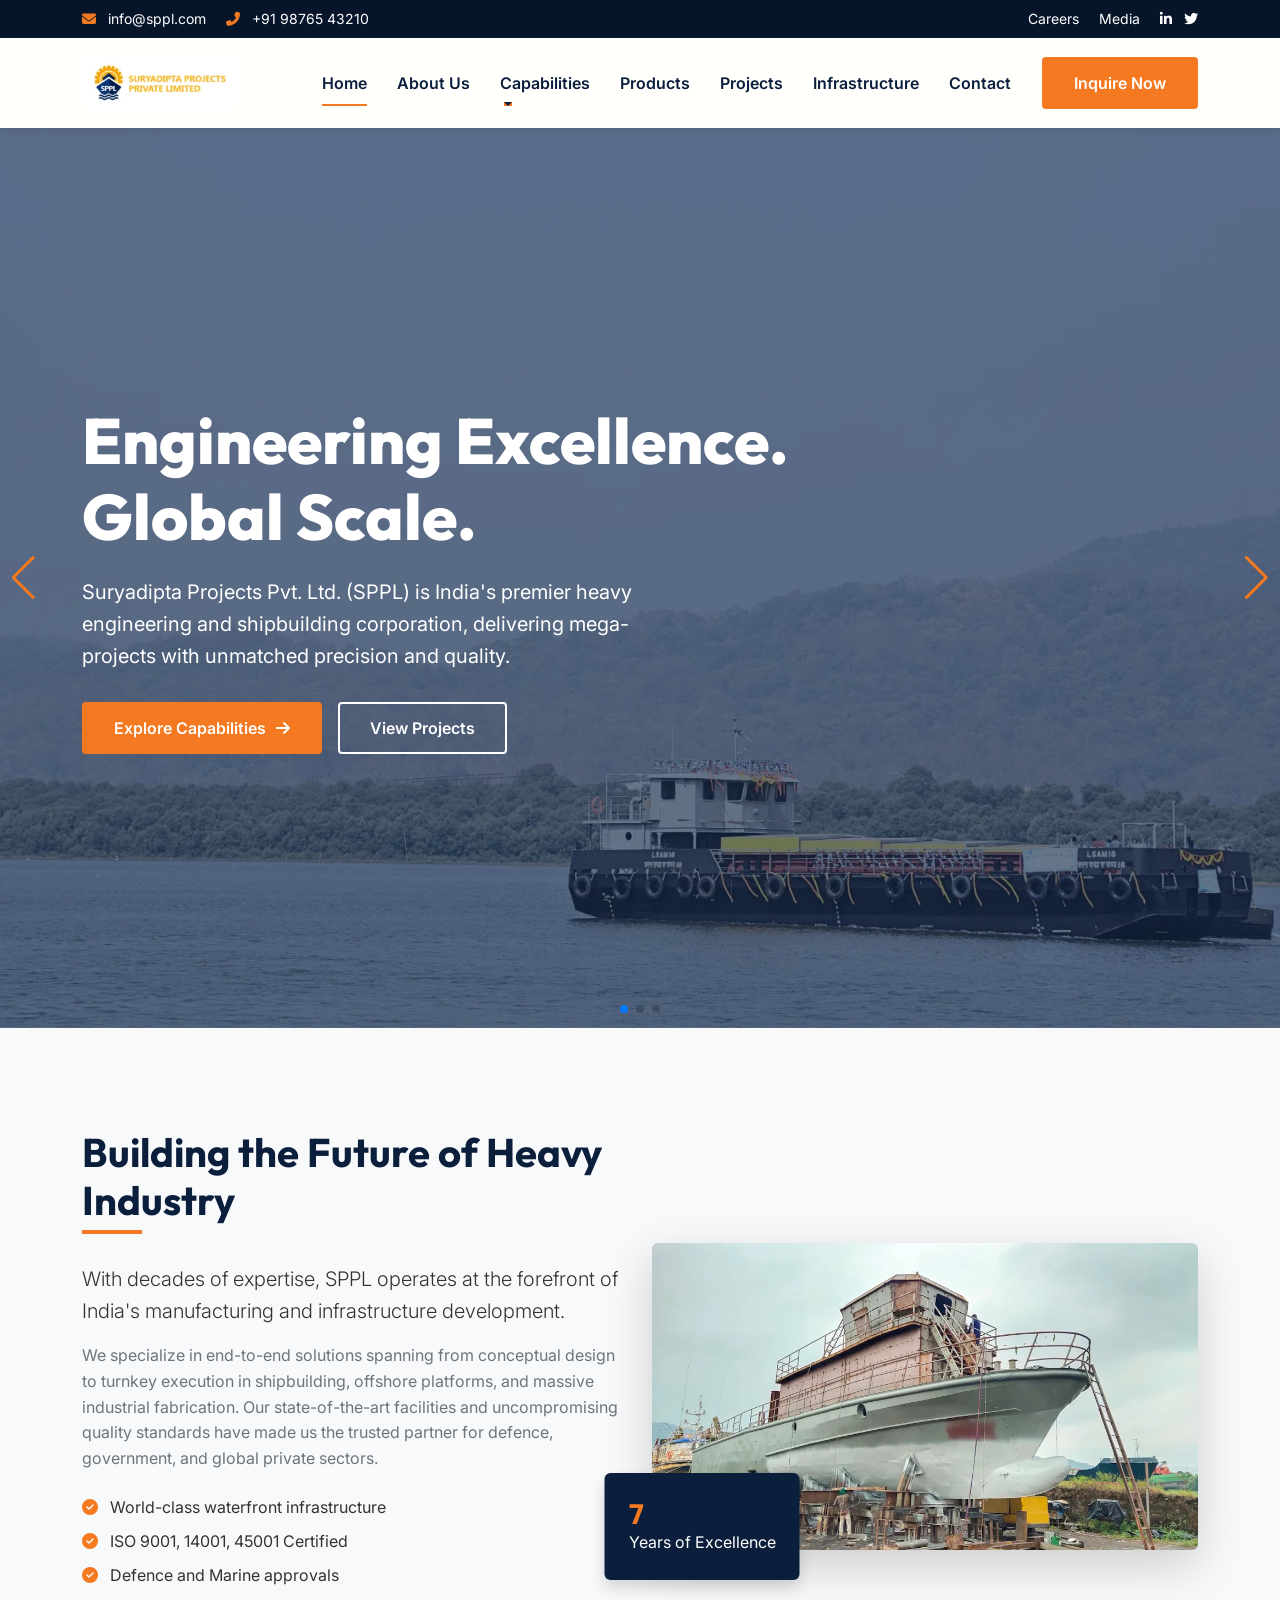
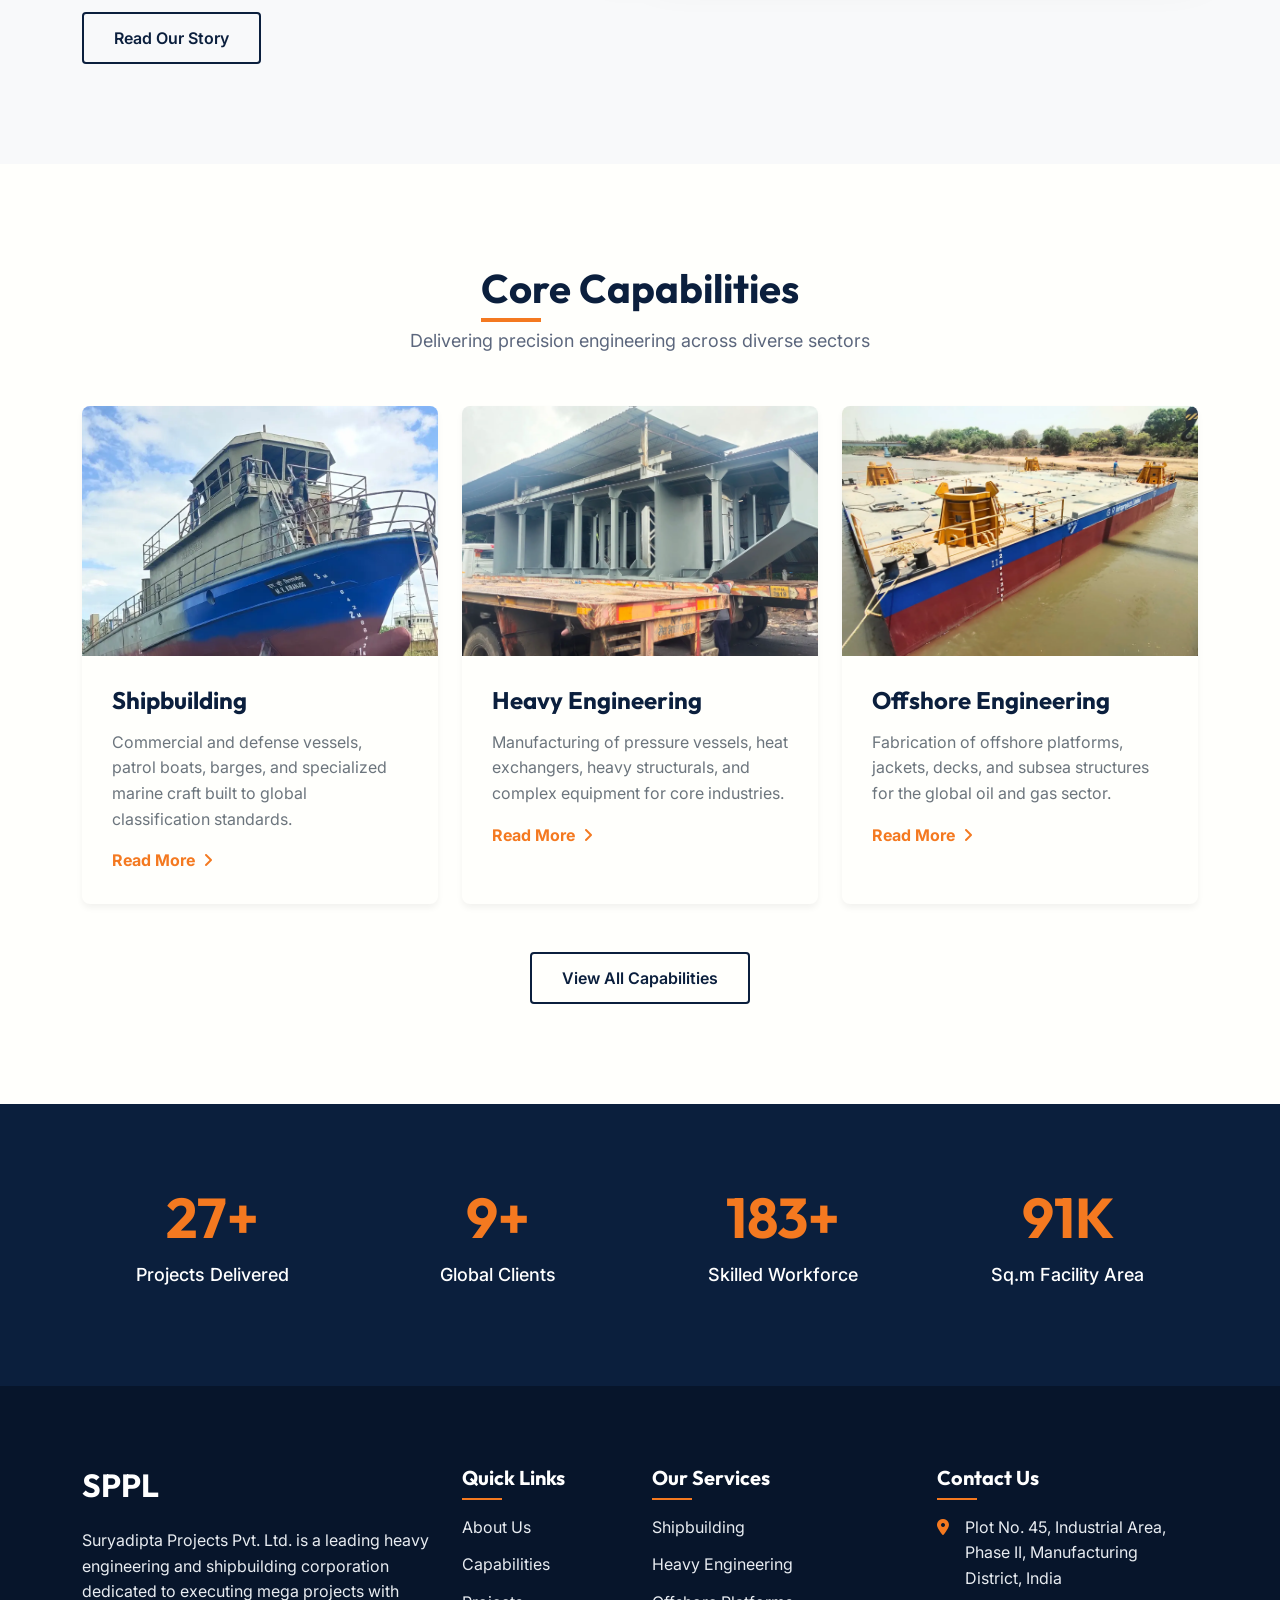
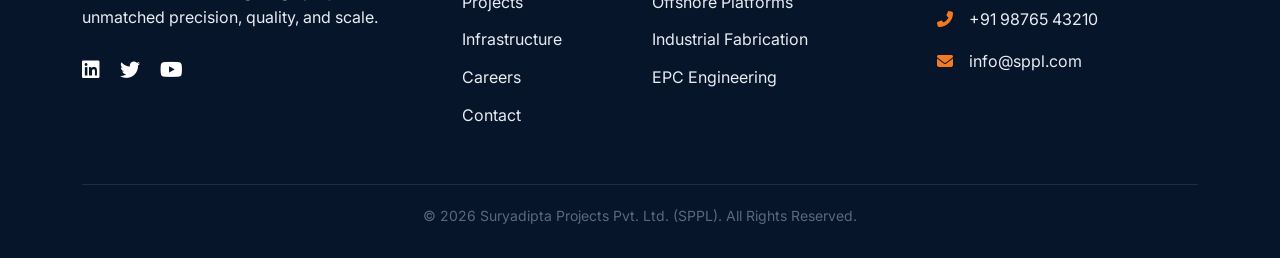
<file: index.html>
<!DOCTYPE html>
<html lang="en">

<head>
    <meta charset="UTF-8">
    <meta name="viewport" content="width=device-width, initial-scale=1.0">
    <meta name="description"
        content="SPPL - Suryadipta Projects Pvt. Ltd. Leading the way in heavy engineering, shipbuilding, offshore engineering, and industrial fabrication in India.">
    <title>SPPL | Heavy Engineering, Shipbuilding & Offshore Engineering</title>

    <!-- Preconnect for performance -->
    <link rel="preconnect" href="https://fonts.googleapis.com">
    <link rel="preconnect" href="https://fonts.gstatic.com" crossorigin>

    <!-- Google Fonts: Inter (Body) & Outfit (Heading) -->
    <link
        href="https://fonts.googleapis.com/css2?family=Inter:wght@300;400;500;600;700&family=Outfit:wght@400;500;600;700;800&display=swap"
        rel="stylesheet">

    <!-- Bootstrap 5 CSS -->
    <link href="https://cdn.jsdelivr.net/npm/bootstrap@5.3.2/dist/css/bootstrap.min.css" rel="stylesheet">

    <!-- FontAwesome Icons -->
    <link rel="stylesheet" href="https://cdnjs.cloudflare.com/ajax/libs/font-awesome/6.4.2/css/all.min.css">

    <!-- AOS Animation CSS -->
    <link href="https://unpkg.com/aos@2.3.1/dist/aos.css" rel="stylesheet">

    <!-- Swiper CSS -->
    <link rel="stylesheet" href="https://cdn.jsdelivr.net/npm/swiper@11/swiper-bundle.min.css" />

    <!-- Custom CSS -->
    <link rel="stylesheet" href="css/style.css">

    <!-- SEO Schema Markup -->
    <script type="application/ld+json">
    {
      "@context": "https://schema.org",
      "@type": "Organization",
      "name": "Suryadipta Projects Pvt. Ltd. (SPPL)",
      "url": "https://www.sppl.com",
      "logo": "https://www.sppl.com/images/logo.png",
      "contactPoint": {
        "@type": "ContactPoint",
        "telephone": "+91-123-456-7890",
        "contactType": "customer service"
      },
      "sameAs": [
        "https://www.linkedin.com/company/sppl"
      ]
    }
    </script>
</head>

<body>

    <!-- Topbar -->
    <div class="header-top d-none d-lg-block">
        <div class="container">
            <div class="row align-items-center">
                <div class="col-md-6">
                    <span class="me-3"><i class="fas fa-envelope text-orange me-2"></i> info@sppl.com</span>
                    <span><i class="fas fa-phone-alt text-orange me-2"></i> +91 98765 43210</span>
                </div>
                <div class="col-md-6 text-end">
                    <a href="careers.html" class="me-3">Careers</a>
                    <a href="media.html" class="me-3">Media</a>
                    <a href="#"><i class="fab fa-linkedin-in"></i></a>
                    <a href="#" class="ms-2"><i class="fab fa-twitter"></i></a>
                </div>
            </div>
        </div>
    </div>

    <!-- Navigation -->
    <nav class="navbar navbar-expand-lg navbar-light sticky-top">
        <div class="container">
            <a class="navbar-brand" href="index.html">
                <img src="images/logo/logo.webp" alt="SPPL Logo" height="40">
            </a>
            <button class="navbar-toggler" type="button" data-bs-toggle="collapse" data-bs-target="#navbarNav"
                aria-controls="navbarNav" aria-expanded="false" aria-label="Toggle navigation">
                <span class="navbar-toggler-icon"></span>
            </button>
            <div class="collapse navbar-collapse" id="navbarNav">
                <ul class="navbar-nav ms-auto mb-2 mb-lg-0">
                    <li class="nav-item"><a class="nav-link active" href="index.html">Home</a></li>
                    <li class="nav-item"><a class="nav-link" href="about.html">About Us</a></li>
                    <li class="nav-item dropdown">
                        <a class="nav-link dropdown-toggle" href="capabilities.html" id="capabilitiesDropdown"
                            role="button" data-bs-toggle="dropdown" aria-expanded="false">
                            Capabilities
                        </a>
                        <ul class="dropdown-menu" aria-labelledby="capabilitiesDropdown">
                            <li><a class="dropdown-item" href="capabilities.html#shipbuilding">Shipbuilding</a></li>
                            <li><a class="dropdown-item" href="capabilities.html#heavy-engineering">Heavy
                                    Engineering</a></li>
                            <li><a class="dropdown-item" href="capabilities.html#offshore">Offshore Engineering</a></li>
                            <li><a class="dropdown-item" href="capabilities.html#fabrication">Industrial Fabrication</a>
                            </li>
                        </ul>
                    </li>
                    <li class="nav-item"><a class="nav-link" href="products.html">Products</a></li>
                    <li class="nav-item"><a class="nav-link" href="projects.html">Projects</a></li>
                    <li class="nav-item"><a class="nav-link" href="infrastructure.html">Infrastructure</a></li>
                    <li class="nav-item"><a class="nav-link" href="contact.html">Contact</a></li>
                </ul>
                <a href="contact.html" class="btn btn-primary-custom ms-lg-3 d-none d-lg-inline-flex">Inquire Now</a>
            </div>
        </div>
    </nav>

    <!-- Hero Section with Swiper -->
    <section class="hero-section">
        <div class="swiper hero-swiper w-100 h-100 position-absolute top-0 start-0 z-0">
            <div class="swiper-wrapper">
                <div class="swiper-slide">
                    <img src="images/index_page/hero_1.webp" alt="Shipyard" class="hero-bg">
                </div>
                <div class="swiper-slide">
                    <img src="images/index_page/hero_2.webp" alt="Heavy Engineering" class="hero-bg">
                </div>
                <div class="swiper-slide">
                    <img src="images/index_page/hero_3.webp" alt="Offshore Engineering" class="hero-bg">
                </div>
            </div>
            <!-- Add Pagination -->
            <div class="swiper-pagination"></div>
            <!-- Add Navigation -->
            <div class="swiper-button-next" style="color: var(--c-industrial-orange);"></div>
            <div class="swiper-button-prev" style="color: var(--c-industrial-orange);"></div>
        </div>

        <div class="container hero-content" data-aos="fade-up">
            <div class="row">
                <div class="col-lg-8">
                    <h1 class="hero-title">Engineering Excellence. Global Scale.</h1>
                    <p class="hero-subtitle">Suryadipta Projects Pvt. Ltd. (SPPL) is India's premier heavy engineering
                        and shipbuilding corporation, delivering mega-projects with unmatched precision and quality.</p>
                    <div class="d-flex flex-wrap gap-3">
                        <a href="capabilities.html" class="btn btn-primary-custom">Explore Capabilities <i
                                class="fas fa-arrow-right"></i></a>
                        <a href="projects.html" class="btn btn-outline-custom text-white border-white">View Projects</a>
                    </div>
                </div>
            </div>
        </div>
    </section>

    <!-- About Intro Section -->
    <section class="section-padding bg-light">
        <div class="container">
            <div class="row align-items-center">
                <div class="col-lg-6 mb-5 mb-lg-0" data-aos="fade-right">
                    <h2 class="section-title">Building the Future of Heavy Industry</h2>
                    <p class="mt-4 lead">With decades of expertise, SPPL operates at the forefront of India's
                        manufacturing and infrastructure development.</p>
                    <p class="text-secondary">We specialize in end-to-end solutions spanning from conceptual design to
                        turnkey execution in shipbuilding, offshore platforms, and massive industrial fabrication. Our
                        state-of-the-art facilities and uncompromising quality standards have made us the trusted
                        partner for defence, government, and global private sectors.</p>

                    <ul class="list-unstyled mt-4 mb-4">
                        <li class="mb-2"><i class="fas fa-check-circle text-orange me-2"></i> World-class waterfront
                            infrastructure</li>
                        <li class="mb-2"><i class="fas fa-check-circle text-orange me-2"></i> ISO 9001, 14001, 45001
                            Certified</li>
                        <li class="mb-2"><i class="fas fa-check-circle text-orange me-2"></i> Defence and Marine
                            approvals</li>
                    </ul>

                    <a href="about.html" class="btn btn-outline-custom">Read Our Story</a>
                </div>
                <div class="col-lg-6" data-aos="fade-left">
                    <div class="position-relative">
                        <img src="images/index_page/about_us.webp" alt="About SPPL" class="img-fluid rounded shadow-lg">
                        <div class="position-absolute bottom-0 start-0 bg-navy text-white p-4 rounded shadow translate-middle-x d-none d-md-block"
                            style="background-color: var(--c-navy-blue); margin-bottom: -30px; margin-left: 50px;">
                            <h3 class="text-orange mb-0 stat-count" data-count="25">0</h3>
                            <p class="mb-0">Years of Excellence</p>
                        </div>
                    </div>
                </div>
            </div>
        </div>
    </section>

    <!-- Business Divisions Section -->
    <section class="section-padding">
        <div class="container">
            <div class="text-center mb-5" data-aos="fade-up">
                <h2 class="section-title">Core Capabilities</h2>
                <p class="section-subtitle">Delivering precision engineering across diverse sectors</p>
            </div>

            <div class="row g-4">
                <!-- Capability 1 -->
                <div class="col-lg-4 col-md-6" data-aos="fade-up" data-aos-delay="100">
                    <div class="capability-card">
                        <div class="capability-img">
                            <img src="images/index_page/capability_1.webp" alt="Shipbuilding">
                        </div>
                        <div class="capability-body">
                            <h3 class="capability-title">Shipbuilding</h3>
                            <p class="text-secondary">Commercial and defense vessels, patrol boats, barges, and
                                specialized marine craft built to global classification standards.</p>
                            <a href="capabilities.html#shipbuilding" class="text-orange fw-bold">Read More <i
                                    class="fas fa-angle-right ms-1"></i></a>
                        </div>
                    </div>
                </div>

                <!-- Capability 2 -->
                <div class="col-lg-4 col-md-6" data-aos="fade-up" data-aos-delay="200">
                    <div class="capability-card">
                        <div class="capability-img">
                            <img src="images/index_page/capabilities_2.webp"
                                alt="Heavy Engineering">
                        </div>
                        <div class="capability-body">
                            <h3 class="capability-title">Heavy Engineering</h3>
                            <p class="text-secondary">Manufacturing of pressure vessels, heat exchangers, heavy
                                structurals, and complex equipment for core industries.</p>
                            <a href="capabilities.html#heavy-engineering" class="text-orange fw-bold">Read More <i
                                    class="fas fa-angle-right ms-1"></i></a>
                        </div>
                    </div>
                </div>

                <!-- Capability 3 -->
                <div class="col-lg-4 col-md-6" data-aos="fade-up" data-aos-delay="300">
                    <div class="capability-card">
                        <div class="capability-img">
                            <img src="images/index_page/capability_3.webp"
                                alt="Offshore Engineering">
                        </div>
                        <div class="capability-body">
                            <h3 class="capability-title">Offshore Engineering</h3>
                            <p class="text-secondary">Fabrication of offshore platforms, jackets, decks, and subsea
                                structures for the global oil and gas sector.</p>
                            <a href="capabilities.html#offshore" class="text-orange fw-bold">Read More <i
                                    class="fas fa-angle-right ms-1"></i></a>
                        </div>
                    </div>
                </div>
            </div>

            <div class="text-center mt-5">
                <a href="capabilities.html" class="btn btn-outline-custom">View All Capabilities</a>
            </div>
        </div>
    </section>

    <!-- Statistics Section -->
    <section class="stats-section">
        <div class="container">
            <div class="row text-center g-4">
                <div class="col-md-3 col-6" data-aos="fade-up" data-aos-delay="100">
                    <div class="stat-item">
                        <h3><span class="stat-count" data-count="150">0</span>+</h3>
                        <p>Projects Delivered</p>
                    </div>
                </div>
                <div class="col-md-3 col-6" data-aos="fade-up" data-aos-delay="200">
                    <div class="stat-item">
                        <h3><span class="stat-count" data-count="50">0</span>+</h3>
                        <p>Global Clients</p>
                    </div>
                </div>
                <div class="col-md-3 col-6" data-aos="fade-up" data-aos-delay="300">
                    <div class="stat-item">
                        <h3><span class="stat-count" data-count="1000">0</span>+</h3>
                        <p>Skilled Workforce</p>
                    </div>
                </div>
                <div class="col-md-3 col-6" data-aos="fade-up" data-aos-delay="400">
                    <div class="stat-item">
                        <h3><span class="stat-count" data-count="500">0</span>K</h3>
                        <p>Sq.m Facility Area</p>
                    </div>
                </div>
            </div>
        </div>
    </section>

    <!-- Footer -->
    <footer class="footer">
        <div class="container">
            <div class="row g-4">
                <div class="col-lg-4 col-md-6">
                    <h2 class="text-white m-0 mb-4 fw-bold">SPPL</h2>
                    <p class="text-secondary" style="color: var(--c-steel-grey-light) !important;">Suryadipta Projects
                        Pvt. Ltd. is a leading heavy engineering and shipbuilding corporation dedicated to executing
                        mega projects with unmatched precision, quality, and scale.</p>
                    <div class="mt-4">
                        <a href="#" class="text-white me-3 fs-5"><i class="fab fa-linkedin"></i></a>
                        <a href="#" class="text-white me-3 fs-5"><i class="fab fa-twitter"></i></a>
                        <a href="#" class="text-white fs-5"><i class="fab fa-youtube"></i></a>
                    </div>
                </div>

                <div class="col-lg-2 col-md-6">
                    <h4 class="footer-heading">Quick Links</h4>
                    <ul class="footer-links">
                        <li><a href="about.html">About Us</a></li>
                        <li><a href="capabilities.html">Capabilities</a></li>
                        <li><a href="projects.html">Projects</a></li>
                        <li><a href="infrastructure.html">Infrastructure</a></li>
                        <li><a href="careers.html">Careers</a></li>
                        <li><a href="contact.html">Contact</a></li>
                    </ul>
                </div>

                <div class="col-lg-3 col-md-6">
                    <h4 class="footer-heading">Our Services</h4>
                    <ul class="footer-links">
                        <li><a href="capabilities.html#shipbuilding">Shipbuilding</a></li>
                        <li><a href="capabilities.html#heavy-engineering">Heavy Engineering</a></li>
                        <li><a href="capabilities.html#offshore">Offshore Platforms</a></li>
                        <li><a href="capabilities.html#fabrication">Industrial Fabrication</a></li>
                        <li><a href="capabilities.html#epc">EPC Engineering</a></li>
                    </ul>
                </div>

                <div class="col-lg-3 col-md-6">
                    <h4 class="footer-heading">Contact Us</h4>
                    <ul class="footer-links">
                        <li class="d-flex mb-3">
                            <i class="fas fa-map-marker-alt text-orange mt-1 me-3"></i>
                            <span class="text-secondary" style="color: var(--c-steel-grey-light) !important;">Plot No.
                                45, Industrial Area, Phase II, Manufacturing District, India</span>
                        </li>
                        <li class="d-flex mb-3">
                            <i class="fas fa-phone-alt text-orange mt-1 me-3"></i>
                            <span class="text-secondary" style="color: var(--c-steel-grey-light) !important;">+91 98765
                                43210</span>
                        </li>
                        <li class="d-flex mb-3">
                            <i class="fas fa-envelope text-orange mt-1 me-3"></i>
                            <span class="text-secondary"
                                style="color: var(--c-steel-grey-light) !important;">info@sppl.com</span>
                        </li>
                    </ul>
                </div>
            </div>

            <div class="footer-bottom">
                <p class="mb-0">&copy; 2026 Suryadipta Projects Pvt. Ltd. (SPPL). All Rights Reserved.</p>
            </div>
        </div>
    </footer>

    <!-- Scroll to Top -->
    <div class="scroll-top">
        <i class="fas fa-chevron-up"></i>
    </div>

    <!-- Bootstrap 5 JS Bundle -->
    <script src="https://cdn.jsdelivr.net/npm/bootstrap@5.3.2/dist/js/bootstrap.bundle.min.js"></script>

    <!-- AOS Animation JS -->
    <script src="https://unpkg.com/aos@2.3.1/dist/aos.js"></script>

    <!-- Swiper JS -->
    <script src="https://cdn.jsdelivr.net/npm/swiper@11/swiper-bundle.min.js"></script>

    <!-- Custom JS -->
    <script src="js/main.js"></script>
</body>

</html>
</file>
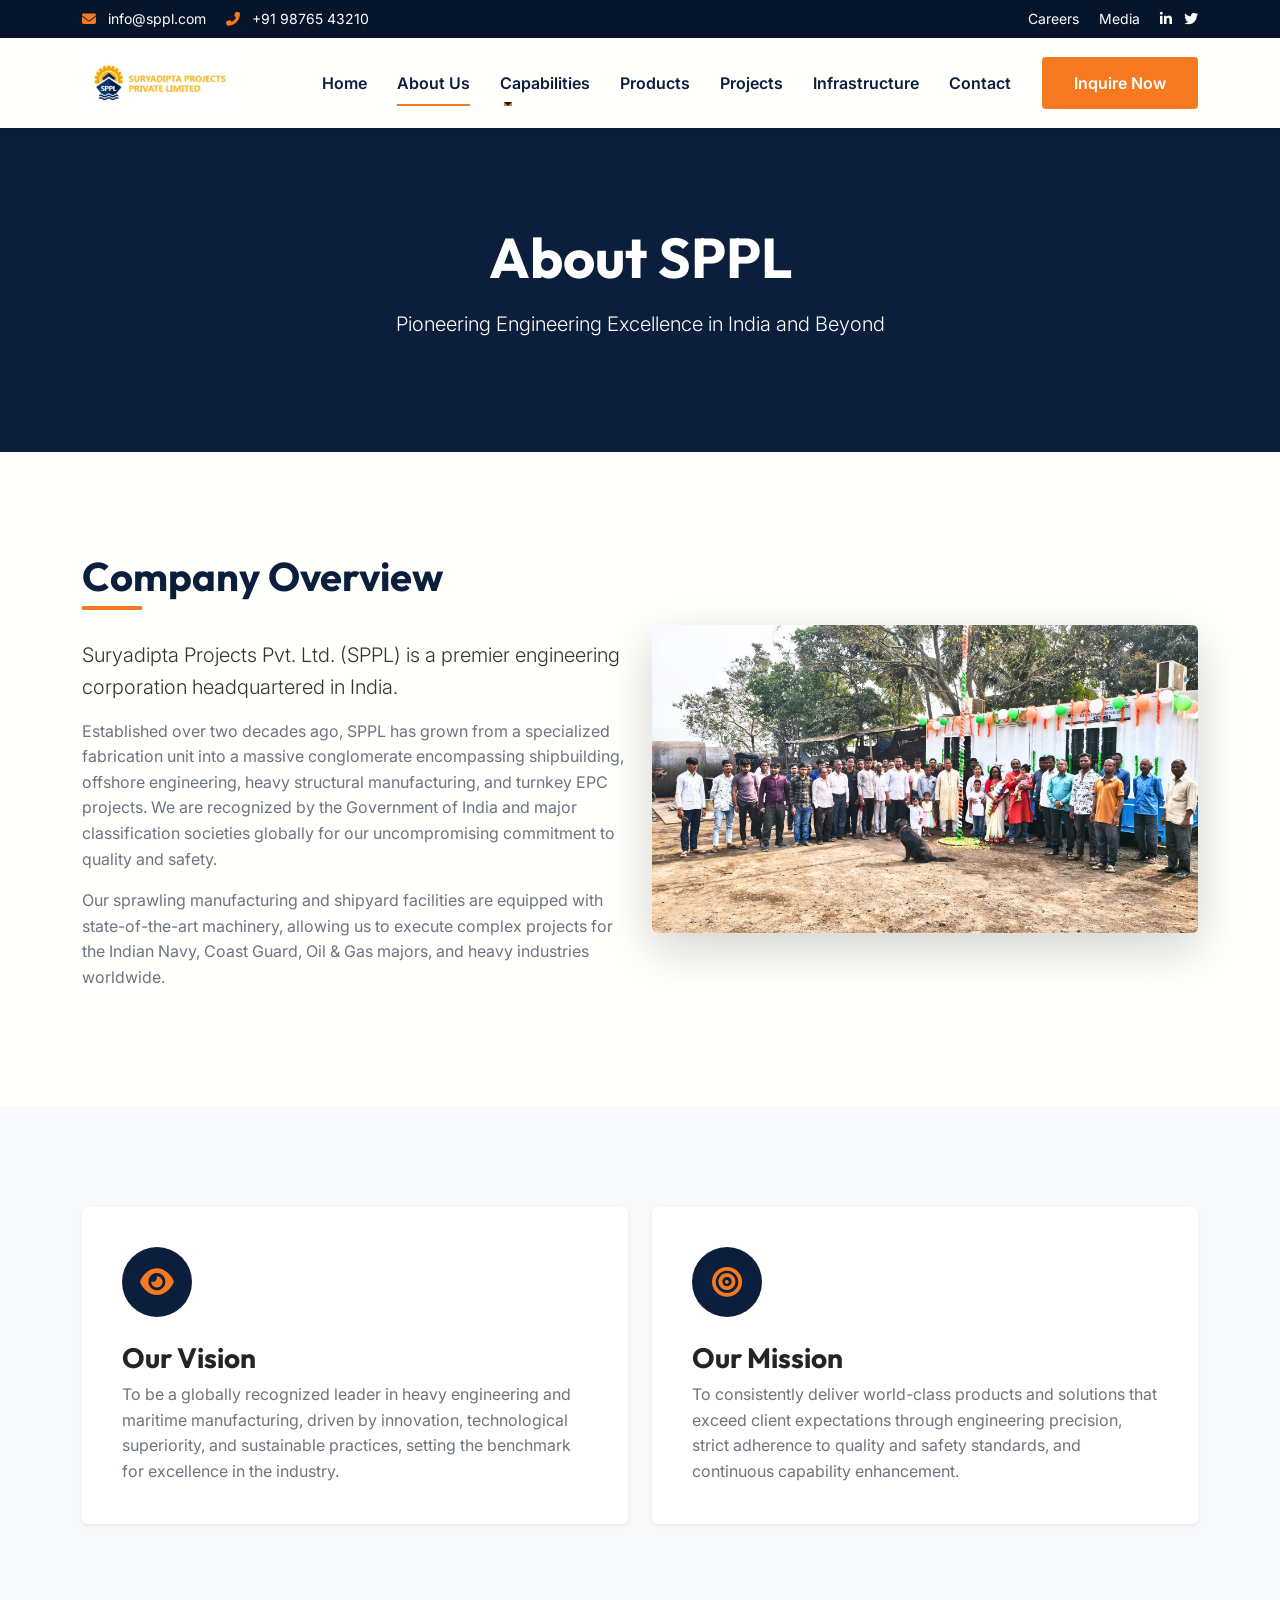
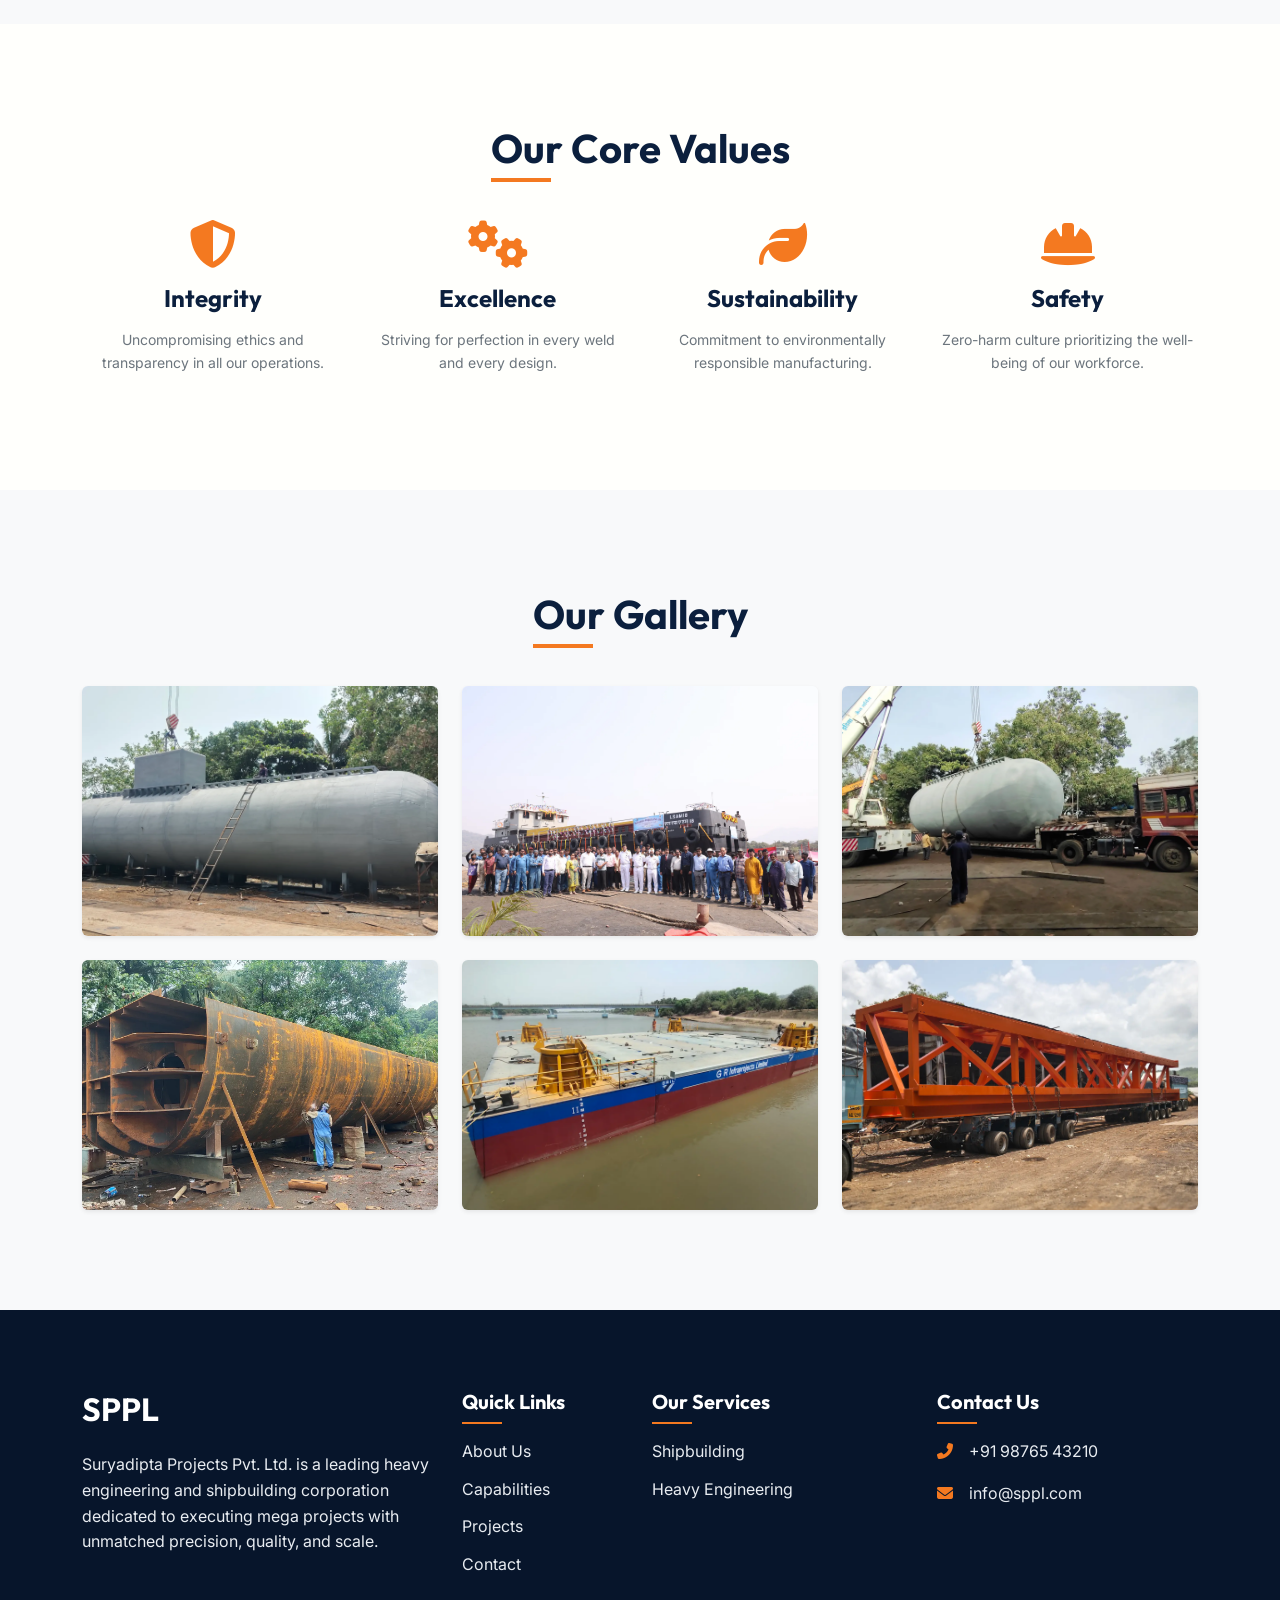
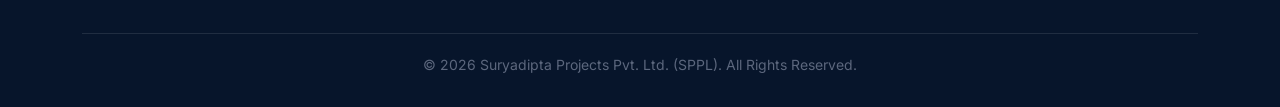
<file: about.html>
<!DOCTYPE html>
<html lang="en">

<head>
    <meta charset="UTF-8">
    <meta name="viewport" content="width=device-width, initial-scale=1.0">
    <meta name="description"
        content="About SPPL - Learn about our history, vision, mission, and leadership in heavy engineering and shipbuilding.">
    <title>About Us | SPPL</title>

    <link rel="preconnect" href="https://fonts.googleapis.com">
    <link rel="preconnect" href="https://fonts.gstatic.com" crossorigin>
    <link
        href="https://fonts.googleapis.com/css2?family=Inter:wght@300;400;500;600;700&family=Outfit:wght@400;500;600;700;800&display=swap"
        rel="stylesheet">
    <link href="https://cdn.jsdelivr.net/npm/bootstrap@5.3.2/dist/css/bootstrap.min.css" rel="stylesheet">
    <link rel="stylesheet" href="https://cdnjs.cloudflare.com/ajax/libs/font-awesome/6.4.2/css/all.min.css">
    <link href="https://unpkg.com/aos@2.3.1/dist/aos.css" rel="stylesheet">
    <link rel="stylesheet" href="css/style.css">
</head>

<body>

    <!-- Topbar -->
    <div class="header-top d-none d-lg-block">
        <div class="container">
            <div class="row align-items-center">
                <div class="col-md-6">
                    <span class="me-3"><i class="fas fa-envelope text-orange me-2"></i> info@sppl.com</span>
                    <span><i class="fas fa-phone-alt text-orange me-2"></i> +91 98765 43210</span>
                </div>
                <div class="col-md-6 text-end">
                    <a href="careers.html" class="me-3">Careers</a>
                    <a href="media.html" class="me-3">Media</a>
                    <a href="#"><i class="fab fa-linkedin-in"></i></a>
                    <a href="#" class="ms-2"><i class="fab fa-twitter"></i></a>
                </div>
            </div>
        </div>
    </div>

    <!-- Navigation -->
    <nav class="navbar navbar-expand-lg navbar-light sticky-top">
        <div class="container">
            <a class="navbar-brand" href="index.html">
                <img src="images/logo/logo.webp" alt="SPPL Logo" height="40">
            </a>
            <button class="navbar-toggler" type="button" data-bs-toggle="collapse" data-bs-target="#navbarNav"
                aria-controls="navbarNav" aria-expanded="false" aria-label="Toggle navigation">
                <span class="navbar-toggler-icon"></span>
            </button>
            <div class="collapse navbar-collapse" id="navbarNav">
                <ul class="navbar-nav ms-auto mb-2 mb-lg-0">
                    <li class="nav-item"><a class="nav-link" href="index.html">Home</a></li>
                    <li class="nav-item"><a class="nav-link active" href="about.html">About Us</a></li>
                    <li class="nav-item dropdown">
                        <a class="nav-link dropdown-toggle" href="capabilities.html" id="capabilitiesDropdown"
                            role="button" data-bs-toggle="dropdown" aria-expanded="false">
                            Capabilities
                        </a>
                        <ul class="dropdown-menu" aria-labelledby="capabilitiesDropdown">
                            <li><a class="dropdown-item" href="capabilities.html#shipbuilding">Shipbuilding</a></li>
                            <li><a class="dropdown-item" href="capabilities.html#heavy-engineering">Heavy
                                    Engineering</a></li>
                            <li><a class="dropdown-item" href="capabilities.html#offshore">Offshore Engineering</a></li>
                            <li><a class="dropdown-item" href="capabilities.html#fabrication">Industrial Fabrication</a>
                            </li>
                        </ul>
                    </li>
                    <li class="nav-item"><a class="nav-link" href="products.html">Products</a></li>
                    <li class="nav-item"><a class="nav-link" href="projects.html">Projects</a></li>
                    <li class="nav-item"><a class="nav-link" href="infrastructure.html">Infrastructure</a></li>
                    <li class="nav-item"><a class="nav-link" href="contact.html">Contact</a></li>
                </ul>
                <a href="contact.html" class="btn btn-primary-custom ms-lg-3 d-none d-lg-inline-flex">Inquire Now</a>
            </div>
        </div>
    </nav>

    <!-- Page Header -->
    <section class="page-header bg-navy text-white text-center py-5" style="background-color: var(--c-navy-blue);">
        <div class="container py-5" data-aos="fade-up">
            <h1 class="display-4 fw-bold text-white">About SPPL</h1>
            <p class="lead">Pioneering Engineering Excellence in India and Beyond</p>
        </div>
    </section>

    <!-- Overview Section -->
    <section class="section-padding">
        <div class="container">
            <div class="row align-items-center">
                <div class="col-lg-6" data-aos="fade-right">
                    <h2 class="section-title">Company Overview</h2>
                    <p class="mt-4 lead">Suryadipta Projects Pvt. Ltd. (SPPL) is a premier engineering corporation
                        headquartered in India.</p>
                    <p class="text-secondary">Established over two decades ago, SPPL has grown from a specialized
                        fabrication unit into a massive conglomerate encompassing shipbuilding, offshore engineering,
                        heavy structural manufacturing, and turnkey EPC projects. We are recognized by the Government of
                        India and major classification societies globally for our uncompromising commitment to quality
                        and safety.</p>
                    <p class="text-secondary">Our sprawling manufacturing and shipyard facilities are equipped with
                        state-of-the-art machinery, allowing us to execute complex projects for the Indian Navy, Coast
                        Guard, Oil & Gas majors, and heavy industries worldwide.</p>
                </div>
                <div class="col-lg-6 mt-4 mt-lg-0" data-aos="fade-left">
                    <img src="images/about us/overview.webp" alt="Corporate Overview"
                        class="img-fluid rounded shadow-lg">
                </div>
            </div>
        </div>
    </section>

    <!-- Vision & Mission -->
    <section class="section-padding bg-light">
        <div class="container">
            <div class="row g-4">
                <div class="col-md-6" data-aos="fade-up">
                    <div class="card border-0 shadow-sm h-100 p-4">
                        <div class="card-body">
                            <div class="d-inline-flex align-items-center justify-content-center bg-navy text-orange rounded-circle mb-4"
                                style="width: 70px; height: 70px; background-color: var(--c-navy-blue); font-size: 30px;">
                                <i class="fas fa-eye"></i>
                            </div>
                            <h3 class="card-title">Our Vision</h3>
                            <p class="card-text text-secondary">To be a globally recognized leader in heavy engineering
                                and maritime manufacturing, driven by innovation, technological superiority, and
                                sustainable practices, setting the benchmark for excellence in the industry.</p>
                        </div>
                    </div>
                </div>
                <div class="col-md-6" data-aos="fade-up" data-aos-delay="100">
                    <div class="card border-0 shadow-sm h-100 p-4">
                        <div class="card-body">
                            <div class="d-inline-flex align-items-center justify-content-center bg-navy text-orange rounded-circle mb-4"
                                style="width: 70px; height: 70px; background-color: var(--c-navy-blue); font-size: 30px;">
                                <i class="fas fa-bullseye"></i>
                            </div>
                            <h3 class="card-title">Our Mission</h3>
                            <p class="card-text text-secondary">To consistently deliver world-class products and
                                solutions that exceed client expectations through engineering precision, strict
                                adherence to quality and safety standards, and continuous capability enhancement.</p>
                        </div>
                    </div>
                </div>
            </div>
        </div>
    </section>

    <!-- Core Values -->
    <section class="section-padding">
        <div class="container text-center">
            <h2 class="section-title mb-5" data-aos="fade-up">Our Core Values</h2>
            <div class="row g-4">
                <div class="col-lg-3 col-md-6" data-aos="fade-up" data-aos-delay="100">
                    <i class="fas fa-shield-alt text-orange mb-3" style="font-size: 3rem;"></i>
                    <h4>Integrity</h4>
                    <p class="text-secondary small">Uncompromising ethics and transparency in all our operations.</p>
                </div>
                <div class="col-lg-3 col-md-6" data-aos="fade-up" data-aos-delay="200">
                    <i class="fas fa-cogs text-orange mb-3" style="font-size: 3rem;"></i>
                    <h4>Excellence</h4>
                    <p class="text-secondary small">Striving for perfection in every weld and every design.</p>
                </div>
                <div class="col-lg-3 col-md-6" data-aos="fade-up" data-aos-delay="300">
                    <i class="fas fa-leaf text-orange mb-3" style="font-size: 3rem;"></i>
                    <h4>Sustainability</h4>
                    <p class="text-secondary small">Commitment to environmentally responsible manufacturing.</p>
                </div>
                <div class="col-lg-3 col-md-6" data-aos="fade-up" data-aos-delay="400">
                    <i class="fas fa-hard-hat text-orange mb-3" style="font-size: 3rem;"></i>
                    <h4>Safety</h4>
                    <p class="text-secondary small">Zero-harm culture prioritizing the well-being of our workforce.</p>
                </div>
            </div>
        </div>
    </section>

    <!-- Gallery Section -->
    <section class="section-padding bg-light">
        <div class="container text-center">
            <h2 class="section-title mb-5" data-aos="fade-up">Our Gallery</h2>
            <div class="row g-4">
                <div class="col-lg-4 col-md-6" data-aos="zoom-in" data-aos-delay="100">
                    <div class="gallery-item overflow-hidden rounded shadow-sm">
                        <img src="images/about us/gallery_1.webp" alt="Facility Image 1"
                            class="img-fluid w-100 object-fit-cover"
                            style="height: 250px; transition: transform 0.5s ease;">
                    </div>
                </div>
                <div class="col-lg-4 col-md-6" data-aos="zoom-in" data-aos-delay="200">
                    <div class="gallery-item overflow-hidden rounded shadow-sm">
                        <img src="images/about us/gallery_2.webp" alt="Facility Image 1"
                            class="img-fluid w-100 object-fit-cover"
                            style="height: 250px; transition: transform 0.5s ease;">
                    </div>
                </div>
                <div class="col-lg-4 col-md-6" data-aos="zoom-in" data-aos-delay="300">
                    <div class="gallery-item overflow-hidden rounded shadow-sm">
                        <img src="images/about us/gallery_3.webp" alt="Facility Image 1"
                            class="img-fluid w-100 object-fit-cover"
                            style="height: 250px; transition: transform 0.5s ease;">
                    </div>
                </div>
                <div class="col-lg-4 col-md-6" data-aos="zoom-in" data-aos-delay="400">
                    <div class="gallery-item overflow-hidden rounded shadow-sm">
                        <img src="images/about us/gallery_4.webp" alt="Facility Image 1"
                            class="img-fluid w-100 object-fit-cover"
                            style="height: 250px; transition: transform 0.5s ease;">
                    </div>
                </div>
                <div class="col-lg-4 col-md-6" data-aos="zoom-in" data-aos-delay="500">
                    <div class="gallery-item overflow-hidden rounded shadow-sm">
                        <img src="images/about us/gallery_5.webp" alt="Facility Image 1"
                            class="img-fluid w-100 object-fit-cover"
                            style="height: 250px; transition: transform 0.5s ease;">
                    </div>
                </div>
                <div class="col-lg-4 col-md-6" data-aos="zoom-in" data-aos-delay="600">
                    <div class="gallery-item overflow-hidden rounded shadow-sm">
                        <img src="images/about us/gallery_6.webp" alt="Facility Image 1"
                            class="img-fluid w-100 object-fit-cover"
                            style="height: 250px; transition: transform 0.5s ease;">
                    </div>
                </div>
            </div>
        </div>
    </section>

    <!-- Footer -->
    <footer class="footer">
        <div class="container">
            <div class="row g-4">
                <div class="col-lg-4 col-md-6">
                    <h2 class="text-white m-0 mb-4 fw-bold">SPPL</h2>
                    <p class="text-secondary" style="color: var(--c-steel-grey-light) !important;">Suryadipta Projects
                        Pvt. Ltd. is a leading heavy engineering and shipbuilding corporation dedicated to executing
                        mega projects with unmatched precision, quality, and scale.</p>
                </div>
                <div class="col-lg-2 col-md-6">
                    <h4 class="footer-heading">Quick Links</h4>
                    <ul class="footer-links">
                        <li><a href="about.html">About Us</a></li>
                        <li><a href="capabilities.html">Capabilities</a></li>
                        <li><a href="projects.html">Projects</a></li>
                        <li><a href="contact.html">Contact</a></li>
                    </ul>
                </div>
                <div class="col-lg-3 col-md-6">
                    <h4 class="footer-heading">Our Services</h4>
                    <ul class="footer-links">
                        <li><a href="capabilities.html#shipbuilding">Shipbuilding</a></li>
                        <li><a href="capabilities.html#heavy-engineering">Heavy Engineering</a></li>
                    </ul>
                </div>
                <div class="col-lg-3 col-md-6">
                    <h4 class="footer-heading">Contact Us</h4>
                    <ul class="footer-links">
                        <li class="d-flex mb-3">
                            <i class="fas fa-phone-alt text-orange mt-1 me-3"></i>
                            <span class="text-secondary" style="color: var(--c-steel-grey-light) !important;">+91 98765
                                43210</span>
                        </li>
                        <li class="d-flex mb-3">
                            <i class="fas fa-envelope text-orange mt-1 me-3"></i>
                            <span class="text-secondary"
                                style="color: var(--c-steel-grey-light) !important;">info@sppl.com</span>
                        </li>
                    </ul>
                </div>
            </div>
            <div class="footer-bottom">
                <p class="mb-0">&copy; 2026 Suryadipta Projects Pvt. Ltd. (SPPL). All Rights Reserved.</p>
            </div>
        </div>
    </footer>

    <!-- Scroll to Top -->
    <div class="scroll-top">
        <i class="fas fa-chevron-up"></i>
    </div>

    <!-- Scripts -->
    <script src="https://cdn.jsdelivr.net/npm/bootstrap@5.3.2/dist/js/bootstrap.bundle.min.js"></script>
    <script src="https://unpkg.com/aos@2.3.1/dist/aos.js"></script>
    <script src="js/main.js"></script>
</body>

</html>
</file>
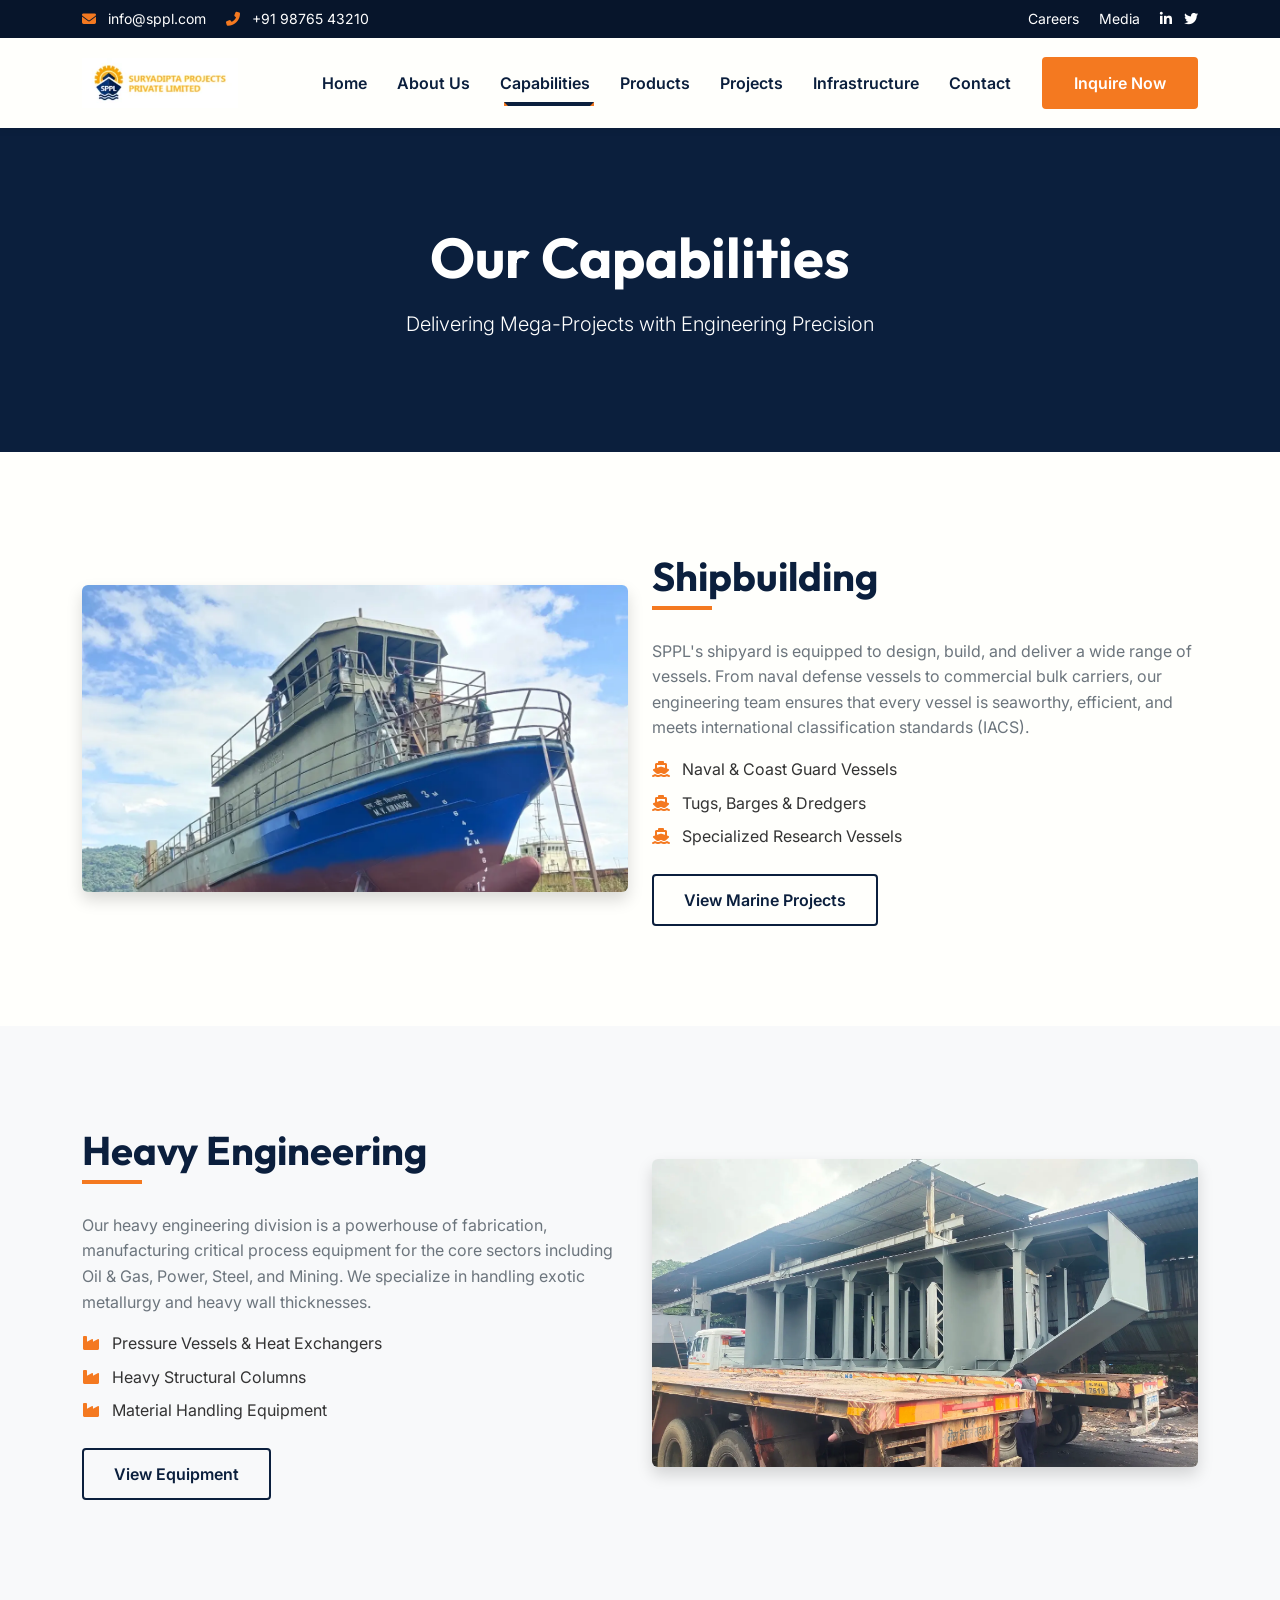
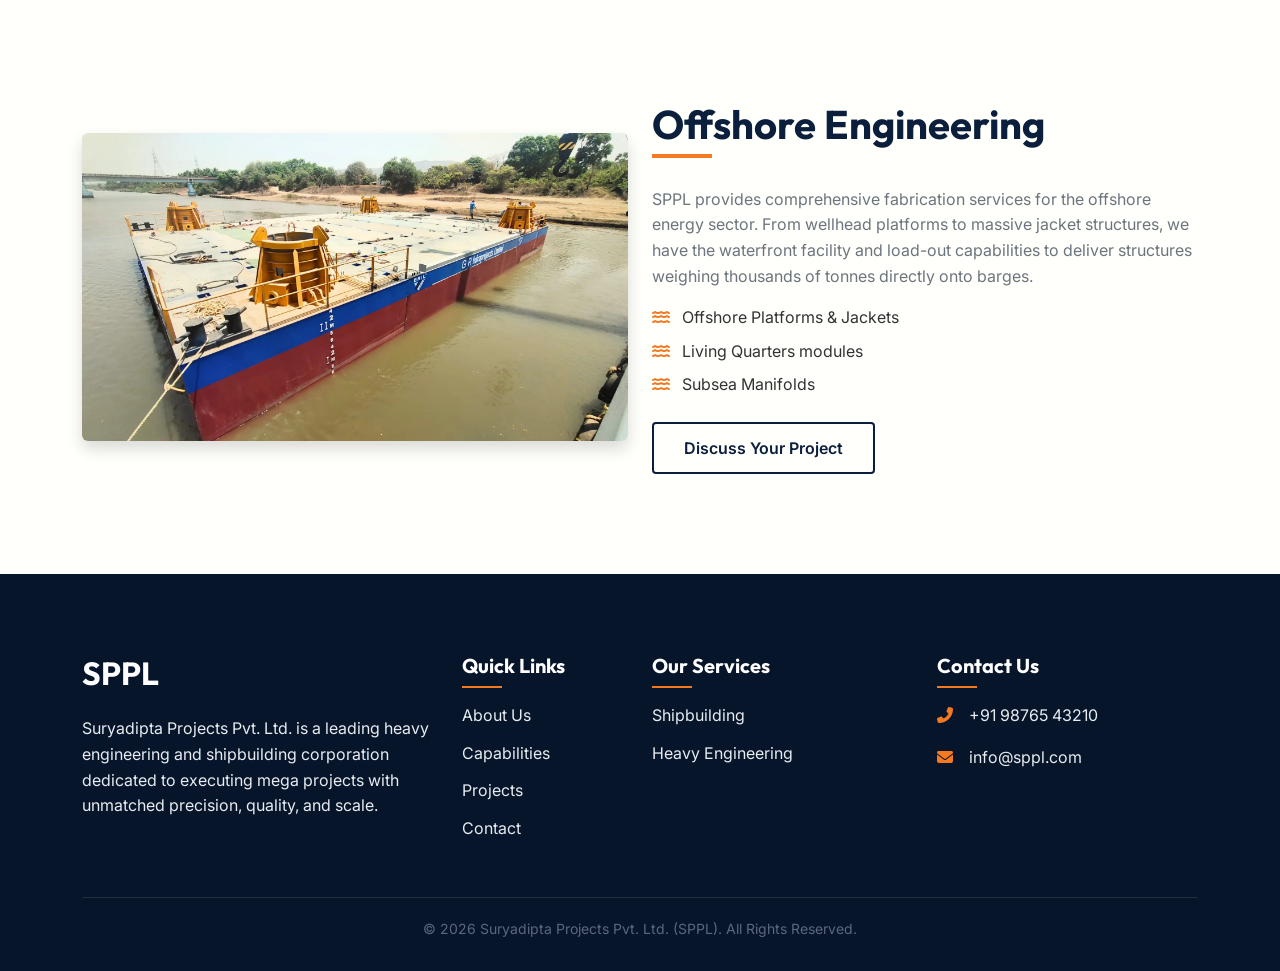
<file: capabilities.html>
<!DOCTYPE html>
<html lang="en">

<head>
    <meta charset="UTF-8">
    <meta name="viewport" content="width=device-width, initial-scale=1.0">
    <meta name="description"
        content="SPPL Capabilities - Shipbuilding, Heavy Engineering, Offshore Engineering, and Industrial Fabrication.">
    <title>Capabilities | SPPL</title>

    <link rel="preconnect" href="https://fonts.googleapis.com">
    <link rel="preconnect" href="https://fonts.gstatic.com" crossorigin>
    <link
        href="https://fonts.googleapis.com/css2?family=Inter:wght@300;400;500;600;700&family=Outfit:wght@400;500;600;700;800&display=swap"
        rel="stylesheet">
    <link href="https://cdn.jsdelivr.net/npm/bootstrap@5.3.2/dist/css/bootstrap.min.css" rel="stylesheet">
    <link rel="stylesheet" href="https://cdnjs.cloudflare.com/ajax/libs/font-awesome/6.4.2/css/all.min.css">
    <link href="https://unpkg.com/aos@2.3.1/dist/aos.css" rel="stylesheet">
    <link rel="stylesheet" href="css/style.css">
</head>

<body>

    <!-- Topbar -->
    <div class="header-top d-none d-lg-block">
        <div class="container">
            <div class="row align-items-center">
                <div class="col-md-6">
                    <span class="me-3"><i class="fas fa-envelope text-orange me-2"></i> info@sppl.com</span>
                    <span><i class="fas fa-phone-alt text-orange me-2"></i> +91 98765 43210</span>
                </div>
                <div class="col-md-6 text-end">
                    <a href="careers.html" class="me-3">Careers</a>
                    <a href="media.html" class="me-3">Media</a>
                    <a href="#"><i class="fab fa-linkedin-in"></i></a>
                    <a href="#" class="ms-2"><i class="fab fa-twitter"></i></a>
                </div>
            </div>
        </div>
    </div>

    <!-- Navigation -->
    <nav class="navbar navbar-expand-lg navbar-light sticky-top">
        <div class="container">
            <a class="navbar-brand" href="index.html">
                <img src="images/logo/logo.webp" alt="SPPL Logo" height="40">
            </a>
            <button class="navbar-toggler" type="button" data-bs-toggle="collapse" data-bs-target="#navbarNav"
                aria-controls="navbarNav" aria-expanded="false" aria-label="Toggle navigation">
                <span class="navbar-toggler-icon"></span>
            </button>
            <div class="collapse navbar-collapse" id="navbarNav">
                <ul class="navbar-nav ms-auto mb-2 mb-lg-0">
                    <li class="nav-item"><a class="nav-link" href="index.html">Home</a></li>
                    <li class="nav-item"><a class="nav-link" href="about.html">About Us</a></li>
                    <li class="nav-item dropdown">
                        <a class="nav-link active dropdown-toggle" href="capabilities.html" id="capabilitiesDropdown"
                            role="button" data-bs-toggle="dropdown" aria-expanded="false">
                            Capabilities
                        </a>
                        <ul class="dropdown-menu" aria-labelledby="capabilitiesDropdown">
                            <li><a class="dropdown-item" href="#shipbuilding">Shipbuilding</a></li>
                            <li><a class="dropdown-item" href="#heavy-engineering">Heavy Engineering</a></li>
                            <li><a class="dropdown-item" href="#offshore">Offshore Engineering</a></li>
                            <li><a class="dropdown-item" href="#fabrication">Industrial Fabrication</a></li>
                        </ul>
                    </li>
                    <li class="nav-item"><a class="nav-link" href="products.html">Products</a></li>
                    <li class="nav-item"><a class="nav-link" href="projects.html">Projects</a></li>
                    <li class="nav-item"><a class="nav-link" href="infrastructure.html">Infrastructure</a></li>
                    <li class="nav-item"><a class="nav-link" href="contact.html">Contact</a></li>
                </ul>
                <a href="contact.html" class="btn btn-primary-custom ms-lg-3 d-none d-lg-inline-flex">Inquire Now</a>
            </div>
        </div>
    </nav>

    <!-- Page Header -->
    <section class="page-header bg-navy text-white text-center py-5" style="background-color: var(--c-navy-blue);">
        <div class="container py-5" data-aos="fade-up">
            <h1 class="display-4 fw-bold text-white">Our Capabilities</h1>
            <p class="lead">Delivering Mega-Projects with Engineering Precision</p>
        </div>
    </section>

    <!-- Shipbuilding -->
    <section id="shipbuilding" class="section-padding">
        <div class="container">
            <div class="row align-items-center flex-row-reverse">
                <div class="col-lg-6" data-aos="fade-left">
                    <h2 class="section-title">Shipbuilding</h2>
                    <p class="mt-4 text-secondary">SPPL's shipyard is equipped to design, build, and deliver a wide
                        range of vessels. From naval defense vessels to commercial bulk carriers, our engineering team
                        ensures that every vessel is seaworthy, efficient, and meets international classification
                        standards (IACS).</p>
                    <ul class="list-unstyled mt-3 mb-4">
                        <li class="mb-2"><i class="fas fa-ship text-orange me-2"></i> Naval & Coast Guard Vessels</li>
                        <li class="mb-2"><i class="fas fa-ship text-orange me-2"></i> Tugs, Barges & Dredgers</li>
                        <li class="mb-2"><i class="fas fa-ship text-orange me-2"></i> Specialized Research Vessels</li>
                    </ul>
                    <a href="projects.html" class="btn btn-outline-custom">View Marine Projects</a>
                </div>
                <div class="col-lg-6 mt-4 mt-lg-0" data-aos="fade-right">
                    <img src="images/index_page/capability_1.webp" alt="Shipbuilding Capability"
                        class="img-fluid rounded shadow">
                </div>
            </div>
        </div>
    </section>

    <!-- Heavy Engineering -->
    <section id="heavy-engineering" class="section-padding bg-light">
        <div class="container">
            <div class="row align-items-center">
                <div class="col-lg-6" data-aos="fade-right">
                    <h2 class="section-title">Heavy Engineering</h2>
                    <p class="mt-4 text-secondary">Our heavy engineering division is a powerhouse of fabrication,
                        manufacturing critical process equipment for the core sectors including Oil & Gas, Power, Steel,
                        and Mining. We specialize in handling exotic metallurgy and heavy wall thicknesses.</p>
                    <ul class="list-unstyled mt-3 mb-4">
                        <li class="mb-2"><i class="fas fa-industry text-orange me-2"></i> Pressure Vessels & Heat
                            Exchangers</li>
                        <li class="mb-2"><i class="fas fa-industry text-orange me-2"></i> Heavy Structural Columns</li>
                        <li class="mb-2"><i class="fas fa-industry text-orange me-2"></i> Material Handling Equipment
                        </li>
                    </ul>
                    <a href="products.html" class="btn btn-outline-custom">View Equipment</a>
                </div>
                <div class="col-lg-6 mt-4 mt-lg-0" data-aos="fade-left">
                    <img src="images/index_page/capabilities_2.webp" alt="Heavy Engineering Capability"
                        class="img-fluid rounded shadow">
                </div>
            </div>
        </div>
    </section>

    <!-- Offshore Engineering -->
    <section id="offshore" class="section-padding">
        <div class="container">
            <div class="row align-items-center flex-row-reverse">
                <div class="col-lg-6" data-aos="fade-left">
                    <h2 class="section-title">Offshore Engineering</h2>
                    <p class="mt-4 text-secondary">SPPL provides comprehensive fabrication services for the offshore
                        energy sector. From wellhead platforms to massive jacket structures, we have the waterfront
                        facility and load-out capabilities to deliver structures weighing thousands of tonnes directly
                        onto barges.</p>
                    <ul class="list-unstyled mt-3 mb-4">
                        <li class="mb-2"><i class="fas fa-water text-orange me-2"></i> Offshore Platforms & Jackets</li>
                        <li class="mb-2"><i class="fas fa-water text-orange me-2"></i> Living Quarters modules</li>
                        <li class="mb-2"><i class="fas fa-water text-orange me-2"></i> Subsea Manifolds</li>
                    </ul>
                    <a href="contact.html" class="btn btn-outline-custom">Discuss Your Project</a>
                </div>
                <div class="col-lg-6 mt-4 mt-lg-0" data-aos="fade-right">
                    <img src="images/index_page/capability_3.webp" alt="Offshore Engineering Capability"
                        class="img-fluid rounded shadow">
                </div>
            </div>
        </div>
    </section>

    <!-- Footer -->
    <footer class="footer">
        <!-- Footer content same as about.html to save space in prompt, usually identical -->
        <div class="container">
            <div class="row g-4">
                <div class="col-lg-4 col-md-6">
                    <h2 class="text-white m-0 mb-4 fw-bold">SPPL</h2>
                    <p class="text-secondary" style="color: var(--c-steel-grey-light) !important;">Suryadipta Projects
                        Pvt. Ltd. is a leading heavy engineering and shipbuilding corporation dedicated to executing
                        mega projects with unmatched precision, quality, and scale.</p>
                </div>
                <div class="col-lg-2 col-md-6">
                    <h4 class="footer-heading">Quick Links</h4>
                    <ul class="footer-links">
                        <li><a href="about.html">About Us</a></li>
                        <li><a href="capabilities.html">Capabilities</a></li>
                        <li><a href="projects.html">Projects</a></li>
                        <li><a href="contact.html">Contact</a></li>
                    </ul>
                </div>
                <div class="col-lg-3 col-md-6">
                    <h4 class="footer-heading">Our Services</h4>
                    <ul class="footer-links">
                        <li><a href="#shipbuilding">Shipbuilding</a></li>
                        <li><a href="#heavy-engineering">Heavy Engineering</a></li>
                    </ul>
                </div>
                <div class="col-lg-3 col-md-6">
                    <h4 class="footer-heading">Contact Us</h4>
                    <ul class="footer-links">
                        <li class="d-flex mb-3">
                            <i class="fas fa-phone-alt text-orange mt-1 me-3"></i>
                            <span class="text-secondary" style="color: var(--c-steel-grey-light) !important;">+91 98765
                                43210</span>
                        </li>
                        <li class="d-flex mb-3">
                            <i class="fas fa-envelope text-orange mt-1 me-3"></i>
                            <span class="text-secondary"
                                style="color: var(--c-steel-grey-light) !important;">info@sppl.com</span>
                        </li>
                    </ul>
                </div>
            </div>
            <div class="footer-bottom">
                <p class="mb-0">&copy; 2026 Suryadipta Projects Pvt. Ltd. (SPPL). All Rights Reserved.</p>
            </div>
        </div>
    </footer>

    <!-- Scroll to Top -->
    <div class="scroll-top">
        <i class="fas fa-chevron-up"></i>
    </div>

    <!-- Scripts -->
    <script src="https://cdn.jsdelivr.net/npm/bootstrap@5.3.2/dist/js/bootstrap.bundle.min.js"></script>
    <script src="https://unpkg.com/aos@2.3.1/dist/aos.js"></script>
    <script src="js/main.js"></script>
</body>

</html>
</file>
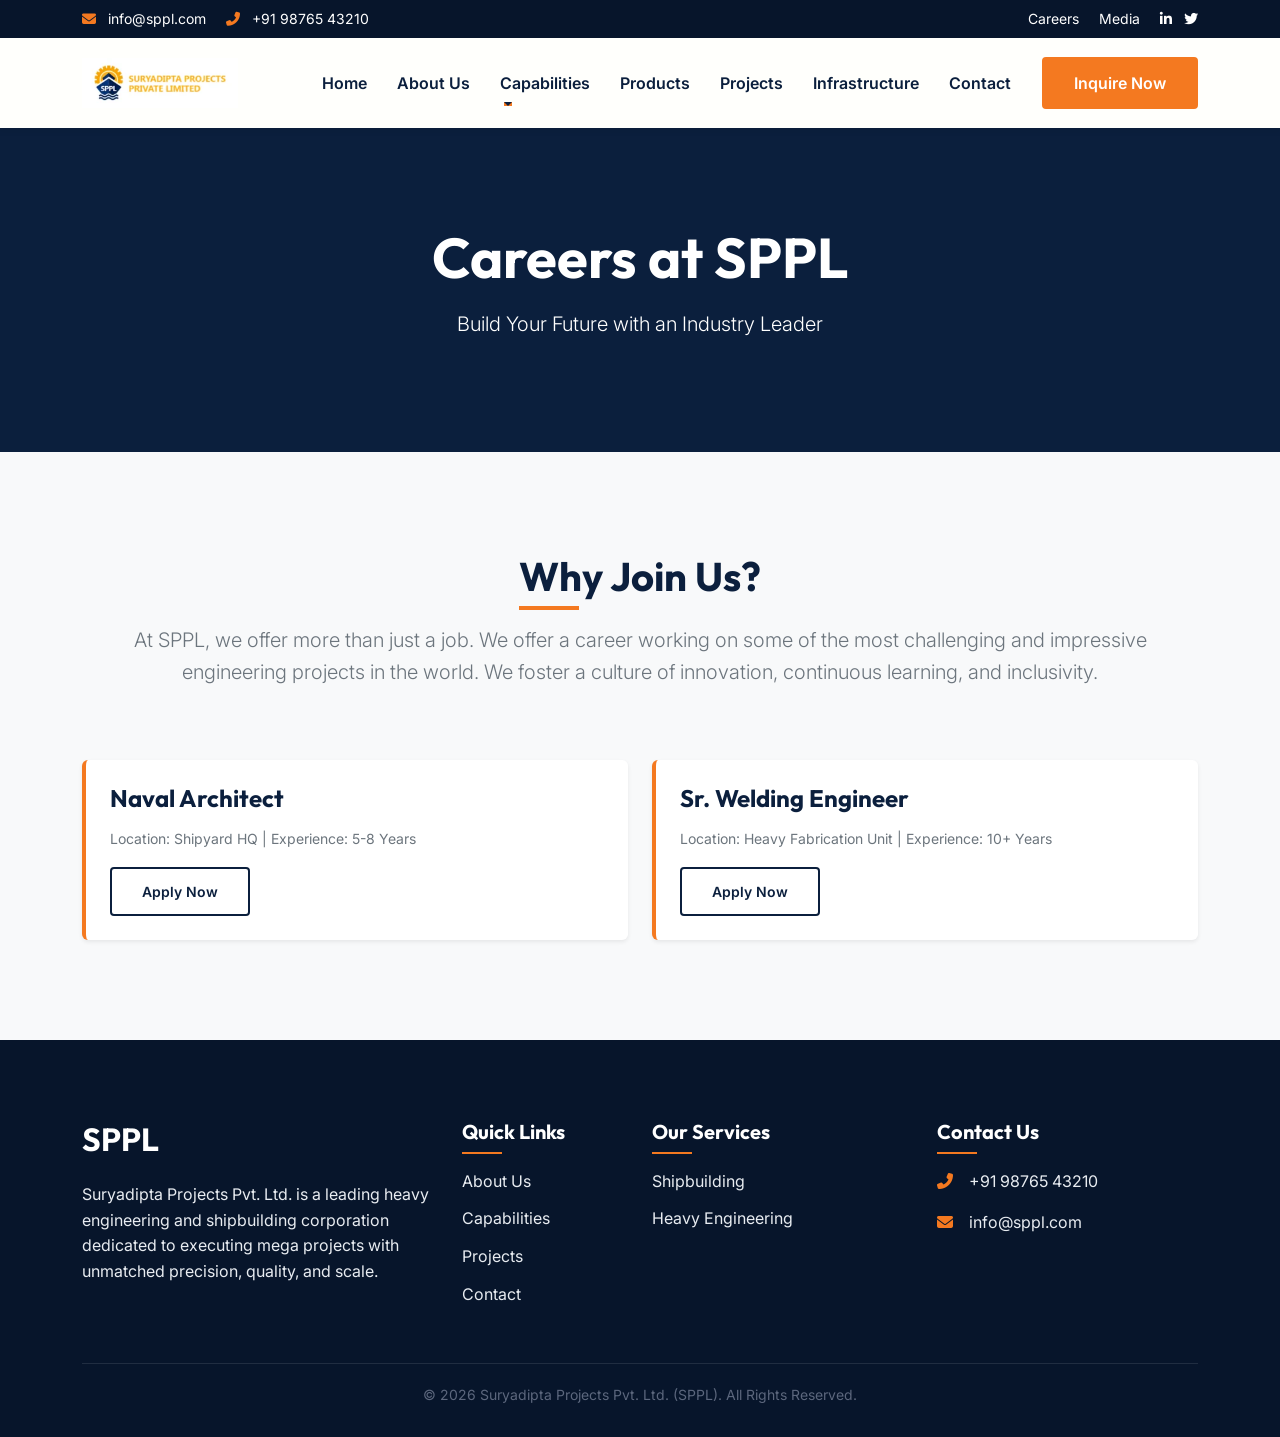
<file: careers.html>
<!DOCTYPE html>
<html lang="en">
<head>
    <meta charset="UTF-8">
    <meta name="viewport" content="width=device-width, initial-scale=1.0">
    <meta name="description" content="Join the SPPL team. Explore career opportunities in heavy engineering and shipbuilding.">
    <title>Careers | SPPL</title>

    <link rel="preconnect" href="https://fonts.googleapis.com">
    <link rel="preconnect" href="https://fonts.gstatic.com" crossorigin>
    <link href="https://fonts.googleapis.com/css2?family=Inter:wght@300;400;500;600;700&family=Outfit:wght@400;500;600;700;800&display=swap" rel="stylesheet">
    <link href="https://cdn.jsdelivr.net/npm/bootstrap@5.3.2/dist/css/bootstrap.min.css" rel="stylesheet">
    <link rel="stylesheet" href="https://cdnjs.cloudflare.com/ajax/libs/font-awesome/6.4.2/css/all.min.css">
    <link href="https://unpkg.com/aos@2.3.1/dist/aos.css" rel="stylesheet">
    <link rel="stylesheet" href="css/style.css">
</head>
<body>

    <!-- Topbar -->
    <div class="header-top d-none d-lg-block">
        <div class="container">
            <div class="row align-items-center">
                <div class="col-md-6">
                    <span class="me-3"><i class="fas fa-envelope text-orange me-2"></i> info@sppl.com</span>
                    <span><i class="fas fa-phone-alt text-orange me-2"></i> +91 98765 43210</span>
                </div>
                <div class="col-md-6 text-end">
                    <a href="careers.html" class="me-3">Careers</a>
                    <a href="media.html" class="me-3">Media</a>
                    <a href="#"><i class="fab fa-linkedin-in"></i></a>
                    <a href="#" class="ms-2"><i class="fab fa-twitter"></i></a>
                </div>
            </div>
        </div>
    </div>

    <!-- Navigation -->
    <nav class="navbar navbar-expand-lg navbar-light sticky-top">
        <div class="container">
            <a class="navbar-brand" href="index.html">
                <img src="images/logo/logo.webp" alt="SPPL Logo" height="40">
            </a>
            <button class="navbar-toggler" type="button" data-bs-toggle="collapse" data-bs-target="#navbarNav" aria-controls="navbarNav" aria-expanded="false" aria-label="Toggle navigation">
                <span class="navbar-toggler-icon"></span>
            </button>
            <div class="collapse navbar-collapse" id="navbarNav">
                <ul class="navbar-nav ms-auto mb-2 mb-lg-0">
                    <li class="nav-item"><a class="nav-link" href="index.html">Home</a></li>
                    <li class="nav-item"><a class="nav-link" href="about.html">About Us</a></li>
                    <li class="nav-item dropdown">
                        <a class="nav-link dropdown-toggle" href="capabilities.html" id="capabilitiesDropdown" role="button" data-bs-toggle="dropdown" aria-expanded="false">
                            Capabilities
                        </a>
                        <ul class="dropdown-menu" aria-labelledby="capabilitiesDropdown">
                            <li><a class="dropdown-item" href="capabilities.html#shipbuilding">Shipbuilding</a></li>
                            <li><a class="dropdown-item" href="capabilities.html#heavy-engineering">Heavy Engineering</a></li>
                            <li><a class="dropdown-item" href="capabilities.html#offshore">Offshore Engineering</a></li>
                            <li><a class="dropdown-item" href="capabilities.html#fabrication">Industrial Fabrication</a></li>
                        </ul>
                    </li>
                    <li class="nav-item"><a class="nav-link " href="products.html">Products</a></li>
                    <li class="nav-item"><a class="nav-link " href="projects.html">Projects</a></li>
                    <li class="nav-item"><a class="nav-link " href="infrastructure.html">Infrastructure</a></li>
                    <li class="nav-item"><a class="nav-link " href="contact.html">Contact</a></li>
                </ul>
                <a href="contact.html" class="btn btn-primary-custom ms-lg-3 d-none d-lg-inline-flex">Inquire Now</a>
            </div>
        </div>
    </nav>

    
    <section class="page-header bg-navy text-white text-center py-5" style="background-color: var(--c-navy-blue);">
        <div class="container py-5" data-aos="fade-up">
            <h1 class="display-4 fw-bold text-white">Careers at SPPL</h1>
            <p class="lead">Build Your Future with an Industry Leader</p>
        </div>
    </section>
    <section class="section-padding bg-light">
        <div class="container text-center">
            <h2 class="section-title mb-4">Why Join Us?</h2>
            <p class="lead text-secondary max-w-700 mx-auto mb-5">At SPPL, we offer more than just a job. We offer a career working on some of the most challenging and impressive engineering projects in the world. We foster a culture of innovation, continuous learning, and inclusivity.</p>
            
            <div class="row g-4 mt-4 text-start">
                <div class="col-md-6" data-aos="fade-up">
                    <div class="p-4 bg-white rounded shadow-sm border-start border-4" style="border-color: var(--c-industrial-orange) !important;">
                        <h4 class="text-navy">Naval Architect</h4>
                        <p class="text-secondary small">Location: Shipyard HQ | Experience: 5-8 Years</p>
                        <a href="contact.html" class="btn btn-sm btn-outline-custom">Apply Now</a>
                    </div>
                </div>
                <div class="col-md-6" data-aos="fade-up" data-aos-delay="100">
                    <div class="p-4 bg-white rounded shadow-sm border-start border-4" style="border-color: var(--c-industrial-orange) !important;">
                        <h4 class="text-navy">Sr. Welding Engineer</h4>
                        <p class="text-secondary small">Location: Heavy Fabrication Unit | Experience: 10+ Years</p>
                        <a href="contact.html" class="btn btn-sm btn-outline-custom">Apply Now</a>
                    </div>
                </div>
            </div>
        </div>
    </section>

    <!-- Footer -->
    <footer class="footer">
        <div class="container">
            <div class="row g-4">
                <div class="col-lg-4 col-md-6">
                    <h2 class="text-white m-0 mb-4 fw-bold">SPPL</h2>
                    <p class="text-secondary" style="color: var(--c-steel-grey-light) !important;">Suryadipta Projects Pvt. Ltd. is a leading heavy engineering and shipbuilding corporation dedicated to executing mega projects with unmatched precision, quality, and scale.</p>
                </div>
                <div class="col-lg-2 col-md-6">
                    <h4 class="footer-heading">Quick Links</h4>
                    <ul class="footer-links">
                        <li><a href="about.html">About Us</a></li>
                        <li><a href="capabilities.html">Capabilities</a></li>
                        <li><a href="projects.html">Projects</a></li>
                        <li><a href="contact.html">Contact</a></li>
                    </ul>
                </div>
                <div class="col-lg-3 col-md-6">
                    <h4 class="footer-heading">Our Services</h4>
                    <ul class="footer-links">
                        <li><a href="capabilities.html#shipbuilding">Shipbuilding</a></li>
                        <li><a href="capabilities.html#heavy-engineering">Heavy Engineering</a></li>
                    </ul>
                </div>
                <div class="col-lg-3 col-md-6">
                    <h4 class="footer-heading">Contact Us</h4>
                    <ul class="footer-links">
                        <li class="d-flex mb-3">
                            <i class="fas fa-phone-alt text-orange mt-1 me-3"></i>
                            <span class="text-secondary" style="color: var(--c-steel-grey-light) !important;">+91 98765 43210</span>
                        </li>
                        <li class="d-flex mb-3">
                            <i class="fas fa-envelope text-orange mt-1 me-3"></i>
                            <span class="text-secondary" style="color: var(--c-steel-grey-light) !important;">info@sppl.com</span>
                        </li>
                    </ul>
                </div>
            </div>
            <div class="footer-bottom">
                <p class="mb-0">&copy; 2026 Suryadipta Projects Pvt. Ltd. (SPPL). All Rights Reserved.</p>
            </div>
        </div>
    </footer>

    <!-- Scroll to Top -->
    <div class="scroll-top">
        <i class="fas fa-chevron-up"></i>
    </div>

    <!-- Scripts -->
    <script src="https://cdn.jsdelivr.net/npm/bootstrap@5.3.2/dist/js/bootstrap.bundle.min.js"></script>
    <script src="https://unpkg.com/aos@2.3.1/dist/aos.js"></script>
    <script src="js/main.js"></script>
</body>
</html>
</file>
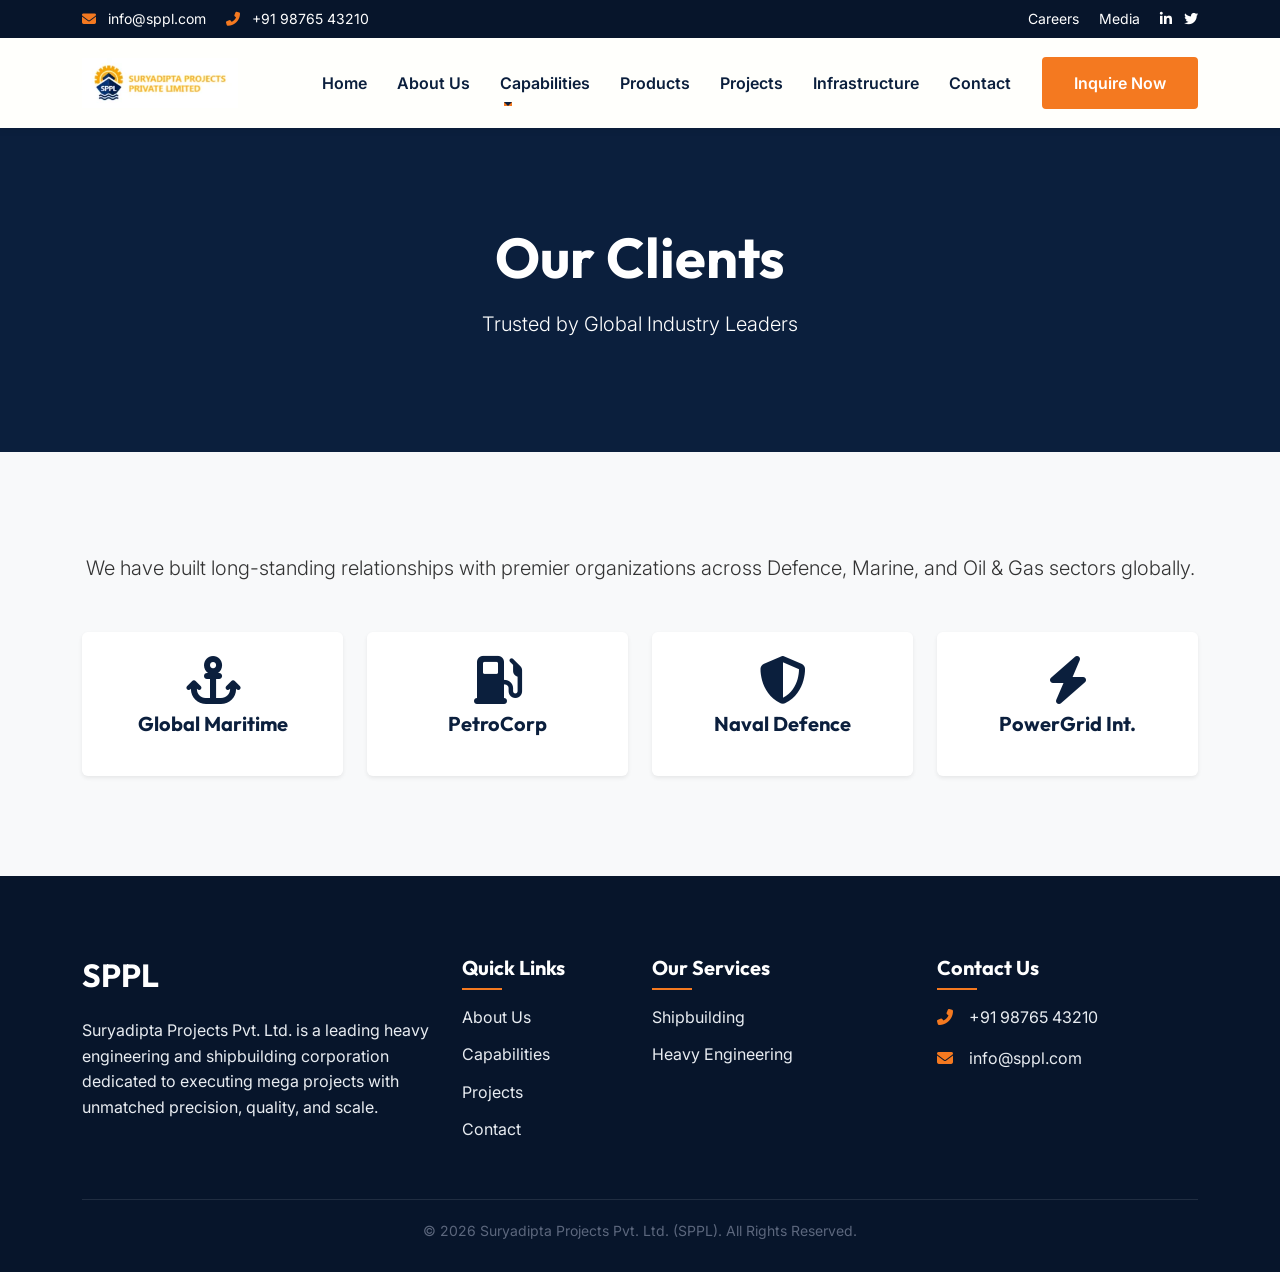
<file: clients.html>
<!DOCTYPE html>
<html lang="en">
<head>
    <meta charset="UTF-8">
    <meta name="viewport" content="width=device-width, initial-scale=1.0">
    <meta name="description" content="Discover the esteemed global clients that trust SPPL for their heavy engineering needs.">
    <title>Our Clients | SPPL</title>

    <link rel="preconnect" href="https://fonts.googleapis.com">
    <link rel="preconnect" href="https://fonts.gstatic.com" crossorigin>
    <link href="https://fonts.googleapis.com/css2?family=Inter:wght@300;400;500;600;700&family=Outfit:wght@400;500;600;700;800&display=swap" rel="stylesheet">
    <link href="https://cdn.jsdelivr.net/npm/bootstrap@5.3.2/dist/css/bootstrap.min.css" rel="stylesheet">
    <link rel="stylesheet" href="https://cdnjs.cloudflare.com/ajax/libs/font-awesome/6.4.2/css/all.min.css">
    <link href="https://unpkg.com/aos@2.3.1/dist/aos.css" rel="stylesheet">
    <link rel="stylesheet" href="css/style.css">
</head>
<body>

    <!-- Topbar -->
    <div class="header-top d-none d-lg-block">
        <div class="container">
            <div class="row align-items-center">
                <div class="col-md-6">
                    <span class="me-3"><i class="fas fa-envelope text-orange me-2"></i> info@sppl.com</span>
                    <span><i class="fas fa-phone-alt text-orange me-2"></i> +91 98765 43210</span>
                </div>
                <div class="col-md-6 text-end">
                    <a href="careers.html" class="me-3">Careers</a>
                    <a href="media.html" class="me-3">Media</a>
                    <a href="#"><i class="fab fa-linkedin-in"></i></a>
                    <a href="#" class="ms-2"><i class="fab fa-twitter"></i></a>
                </div>
            </div>
        </div>
    </div>

    <!-- Navigation -->
    <nav class="navbar navbar-expand-lg navbar-light sticky-top">
        <div class="container">
            <a class="navbar-brand" href="index.html">
                <img src="images/logo/logo.webp" alt="SPPL Logo" height="40">
            </a>
            <button class="navbar-toggler" type="button" data-bs-toggle="collapse" data-bs-target="#navbarNav" aria-controls="navbarNav" aria-expanded="false" aria-label="Toggle navigation">
                <span class="navbar-toggler-icon"></span>
            </button>
            <div class="collapse navbar-collapse" id="navbarNav">
                <ul class="navbar-nav ms-auto mb-2 mb-lg-0">
                    <li class="nav-item"><a class="nav-link" href="index.html">Home</a></li>
                    <li class="nav-item"><a class="nav-link" href="about.html">About Us</a></li>
                    <li class="nav-item dropdown">
                        <a class="nav-link dropdown-toggle" href="capabilities.html" id="capabilitiesDropdown" role="button" data-bs-toggle="dropdown" aria-expanded="false">
                            Capabilities
                        </a>
                        <ul class="dropdown-menu" aria-labelledby="capabilitiesDropdown">
                            <li><a class="dropdown-item" href="capabilities.html#shipbuilding">Shipbuilding</a></li>
                            <li><a class="dropdown-item" href="capabilities.html#heavy-engineering">Heavy Engineering</a></li>
                            <li><a class="dropdown-item" href="capabilities.html#offshore">Offshore Engineering</a></li>
                            <li><a class="dropdown-item" href="capabilities.html#fabrication">Industrial Fabrication</a></li>
                        </ul>
                    </li>
                    <li class="nav-item"><a class="nav-link " href="products.html">Products</a></li>
                    <li class="nav-item"><a class="nav-link " href="projects.html">Projects</a></li>
                    <li class="nav-item"><a class="nav-link " href="infrastructure.html">Infrastructure</a></li>
                    <li class="nav-item"><a class="nav-link " href="contact.html">Contact</a></li>
                </ul>
                <a href="contact.html" class="btn btn-primary-custom ms-lg-3 d-none d-lg-inline-flex">Inquire Now</a>
            </div>
        </div>
    </nav>

    
    <section class="page-header bg-navy text-white text-center py-5" style="background-color: var(--c-navy-blue);">
        <div class="container py-5" data-aos="fade-up">
            <h1 class="display-4 fw-bold text-white">Our Clients</h1>
            <p class="lead">Trusted by Global Industry Leaders</p>
        </div>
    </section>
    <section class="section-padding bg-light">
        <div class="container text-center">
            <p class="lead mb-5" data-aos="fade-up">We have built long-standing relationships with premier organizations across Defence, Marine, and Oil & Gas sectors globally.</p>
            <div class="row g-4 align-items-center justify-content-center">
                <!-- Using FontAwesome icons as placeholder logos for a premium feel without external image dependencies -->
                <div class="col-md-3 col-6" data-aos="zoom-in"><div class="p-4 bg-white rounded shadow-sm"><i class="fas fa-anchor fa-3x text-navy mb-2"></i><h5>Global Maritime</h5></div></div>
                <div class="col-md-3 col-6" data-aos="zoom-in" data-aos-delay="100"><div class="p-4 bg-white rounded shadow-sm"><i class="fas fa-gas-pump fa-3x text-navy mb-2"></i><h5>PetroCorp</h5></div></div>
                <div class="col-md-3 col-6" data-aos="zoom-in" data-aos-delay="200"><div class="p-4 bg-white rounded shadow-sm"><i class="fas fa-shield-alt fa-3x text-navy mb-2"></i><h5>Naval Defence</h5></div></div>
                <div class="col-md-3 col-6" data-aos="zoom-in" data-aos-delay="300"><div class="p-4 bg-white rounded shadow-sm"><i class="fas fa-bolt fa-3x text-navy mb-2"></i><h5>PowerGrid Int.</h5></div></div>
            </div>
        </div>
    </section>

    <!-- Footer -->
    <footer class="footer">
        <div class="container">
            <div class="row g-4">
                <div class="col-lg-4 col-md-6">
                    <h2 class="text-white m-0 mb-4 fw-bold">SPPL</h2>
                    <p class="text-secondary" style="color: var(--c-steel-grey-light) !important;">Suryadipta Projects Pvt. Ltd. is a leading heavy engineering and shipbuilding corporation dedicated to executing mega projects with unmatched precision, quality, and scale.</p>
                </div>
                <div class="col-lg-2 col-md-6">
                    <h4 class="footer-heading">Quick Links</h4>
                    <ul class="footer-links">
                        <li><a href="about.html">About Us</a></li>
                        <li><a href="capabilities.html">Capabilities</a></li>
                        <li><a href="projects.html">Projects</a></li>
                        <li><a href="contact.html">Contact</a></li>
                    </ul>
                </div>
                <div class="col-lg-3 col-md-6">
                    <h4 class="footer-heading">Our Services</h4>
                    <ul class="footer-links">
                        <li><a href="capabilities.html#shipbuilding">Shipbuilding</a></li>
                        <li><a href="capabilities.html#heavy-engineering">Heavy Engineering</a></li>
                    </ul>
                </div>
                <div class="col-lg-3 col-md-6">
                    <h4 class="footer-heading">Contact Us</h4>
                    <ul class="footer-links">
                        <li class="d-flex mb-3">
                            <i class="fas fa-phone-alt text-orange mt-1 me-3"></i>
                            <span class="text-secondary" style="color: var(--c-steel-grey-light) !important;">+91 98765 43210</span>
                        </li>
                        <li class="d-flex mb-3">
                            <i class="fas fa-envelope text-orange mt-1 me-3"></i>
                            <span class="text-secondary" style="color: var(--c-steel-grey-light) !important;">info@sppl.com</span>
                        </li>
                    </ul>
                </div>
            </div>
            <div class="footer-bottom">
                <p class="mb-0">&copy; 2026 Suryadipta Projects Pvt. Ltd. (SPPL). All Rights Reserved.</p>
            </div>
        </div>
    </footer>

    <!-- Scroll to Top -->
    <div class="scroll-top">
        <i class="fas fa-chevron-up"></i>
    </div>

    <!-- Scripts -->
    <script src="https://cdn.jsdelivr.net/npm/bootstrap@5.3.2/dist/js/bootstrap.bundle.min.js"></script>
    <script src="https://unpkg.com/aos@2.3.1/dist/aos.js"></script>
    <script src="js/main.js"></script>
</body>
</html>
</file>
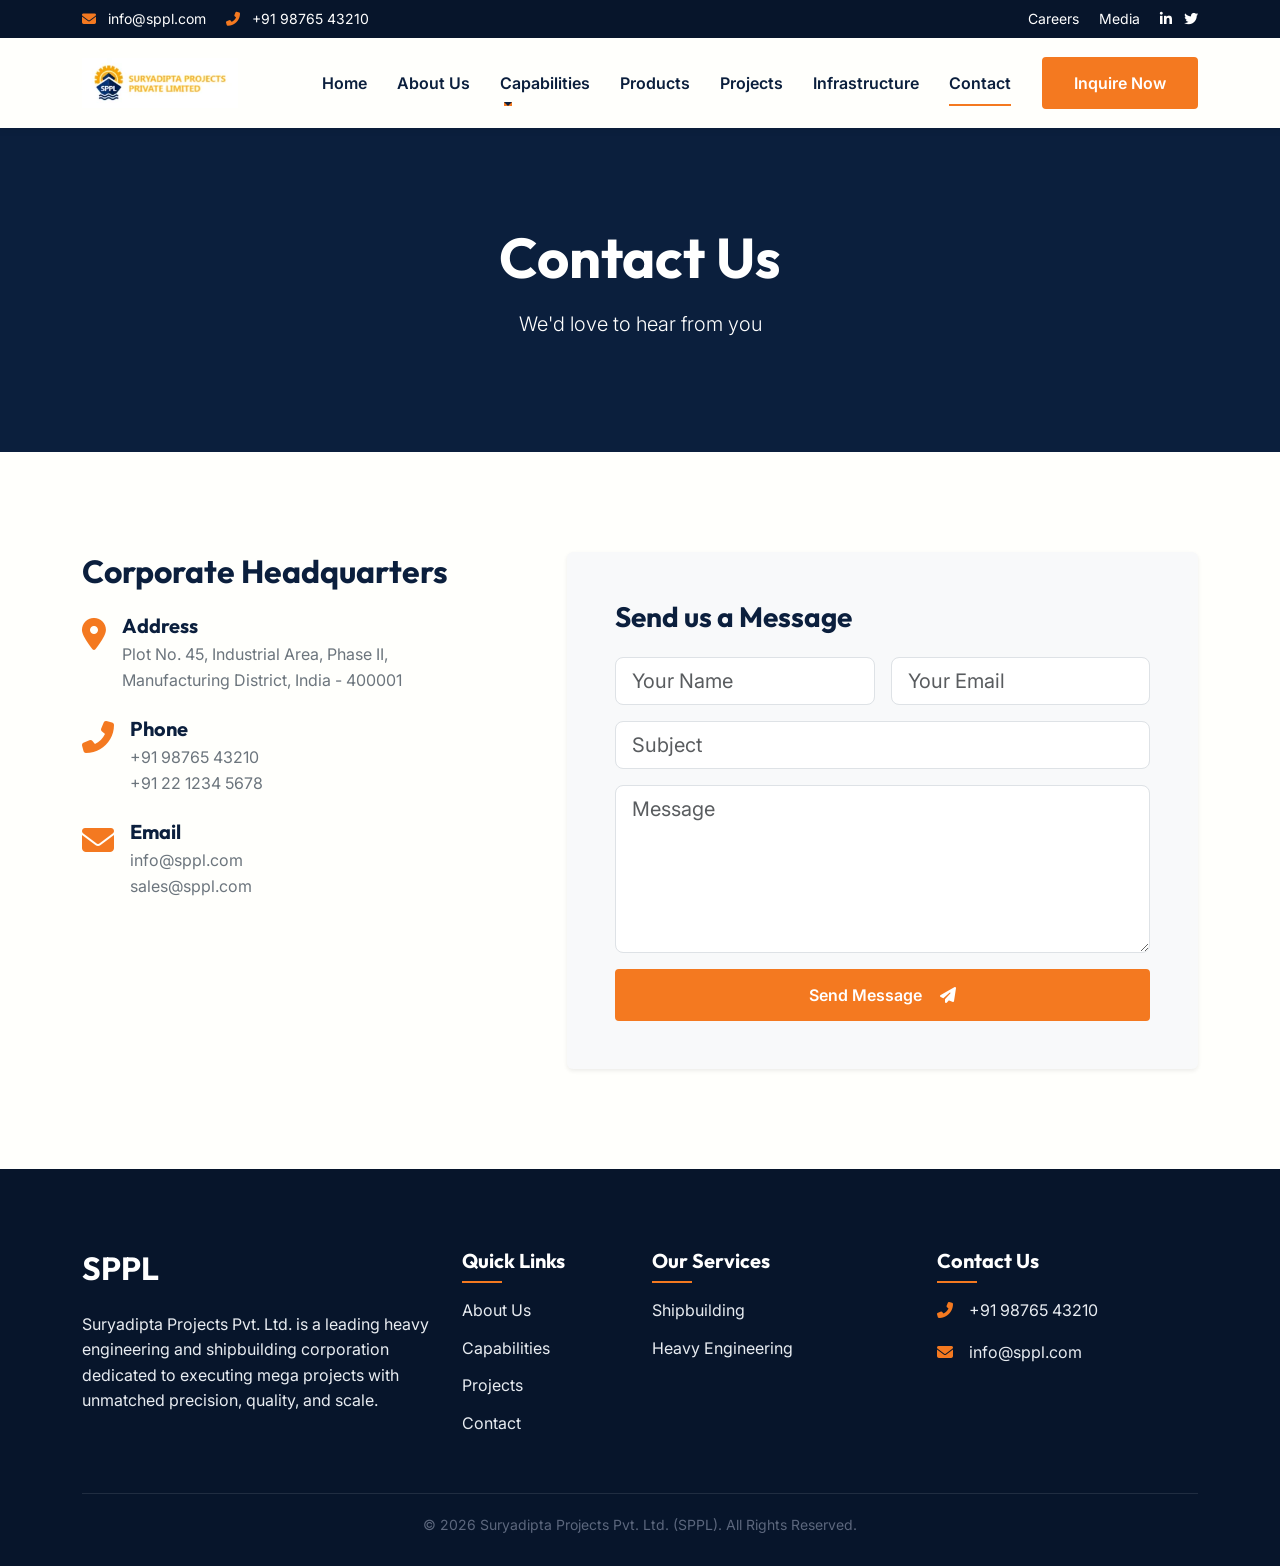
<file: contact.html>
<!DOCTYPE html>
<html lang="en">
<head>
    <meta charset="UTF-8">
    <meta name="viewport" content="width=device-width, initial-scale=1.0">
    <meta name="description" content="Get in touch with SPPL for inquiries, project discussions, and support.">
    <title>Contact Us | SPPL</title>

    <link rel="preconnect" href="https://fonts.googleapis.com">
    <link rel="preconnect" href="https://fonts.gstatic.com" crossorigin>
    <link href="https://fonts.googleapis.com/css2?family=Inter:wght@300;400;500;600;700&family=Outfit:wght@400;500;600;700;800&display=swap" rel="stylesheet">
    <link href="https://cdn.jsdelivr.net/npm/bootstrap@5.3.2/dist/css/bootstrap.min.css" rel="stylesheet">
    <link rel="stylesheet" href="https://cdnjs.cloudflare.com/ajax/libs/font-awesome/6.4.2/css/all.min.css">
    <link href="https://unpkg.com/aos@2.3.1/dist/aos.css" rel="stylesheet">
    <link rel="stylesheet" href="css/style.css">
</head>
<body>

    <!-- Topbar -->
    <div class="header-top d-none d-lg-block">
        <div class="container">
            <div class="row align-items-center">
                <div class="col-md-6">
                    <span class="me-3"><i class="fas fa-envelope text-orange me-2"></i> info@sppl.com</span>
                    <span><i class="fas fa-phone-alt text-orange me-2"></i> +91 98765 43210</span>
                </div>
                <div class="col-md-6 text-end">
                    <a href="careers.html" class="me-3">Careers</a>
                    <a href="media.html" class="me-3">Media</a>
                    <a href="#"><i class="fab fa-linkedin-in"></i></a>
                    <a href="#" class="ms-2"><i class="fab fa-twitter"></i></a>
                </div>
            </div>
        </div>
    </div>

    <!-- Navigation -->
    <nav class="navbar navbar-expand-lg navbar-light sticky-top">
        <div class="container">
            <a class="navbar-brand" href="index.html">
                <img src="images/logo/logo.webp" alt="SPPL Logo" height="40">
            </a>
            <button class="navbar-toggler" type="button" data-bs-toggle="collapse" data-bs-target="#navbarNav" aria-controls="navbarNav" aria-expanded="false" aria-label="Toggle navigation">
                <span class="navbar-toggler-icon"></span>
            </button>
            <div class="collapse navbar-collapse" id="navbarNav">
                <ul class="navbar-nav ms-auto mb-2 mb-lg-0">
                    <li class="nav-item"><a class="nav-link" href="index.html">Home</a></li>
                    <li class="nav-item"><a class="nav-link" href="about.html">About Us</a></li>
                    <li class="nav-item dropdown">
                        <a class="nav-link dropdown-toggle" href="capabilities.html" id="capabilitiesDropdown" role="button" data-bs-toggle="dropdown" aria-expanded="false">
                            Capabilities
                        </a>
                        <ul class="dropdown-menu" aria-labelledby="capabilitiesDropdown">
                            <li><a class="dropdown-item" href="capabilities.html#shipbuilding">Shipbuilding</a></li>
                            <li><a class="dropdown-item" href="capabilities.html#heavy-engineering">Heavy Engineering</a></li>
                            <li><a class="dropdown-item" href="capabilities.html#offshore">Offshore Engineering</a></li>
                            <li><a class="dropdown-item" href="capabilities.html#fabrication">Industrial Fabrication</a></li>
                        </ul>
                    </li>
                    <li class="nav-item"><a class="nav-link " href="products.html">Products</a></li>
                    <li class="nav-item"><a class="nav-link " href="projects.html">Projects</a></li>
                    <li class="nav-item"><a class="nav-link " href="infrastructure.html">Infrastructure</a></li>
                    <li class="nav-item"><a class="nav-link active" href="contact.html">Contact</a></li>
                </ul>
                <a href="contact.html" class="btn btn-primary-custom ms-lg-3 d-none d-lg-inline-flex">Inquire Now</a>
            </div>
        </div>
    </nav>

    
    <section class="page-header bg-navy text-white text-center py-5" style="background-color: var(--c-navy-blue);">
        <div class="container py-5" data-aos="fade-up">
            <h1 class="display-4 fw-bold text-white">Contact Us</h1>
            <p class="lead">We'd love to hear from you</p>
        </div>
    </section>
    <section class="section-padding">
        <div class="container">
            <div class="row g-5">
                <div class="col-lg-5" data-aos="fade-right">
                    <h2 class="text-navy mb-4">Corporate Headquarters</h2>
                    <div class="d-flex mb-4">
                        <i class="fas fa-map-marker-alt text-orange fa-2x mt-1 me-3"></i>
                        <div>
                            <h5 class="text-navy mb-1">Address</h5>
                            <p class="text-secondary mb-0">Plot No. 45, Industrial Area, Phase II,<br>Manufacturing District, India - 400001</p>
                        </div>
                    </div>
                    <div class="d-flex mb-4">
                        <i class="fas fa-phone-alt text-orange fa-2x mt-1 me-3"></i>
                        <div>
                            <h5 class="text-navy mb-1">Phone</h5>
                            <p class="text-secondary mb-0">+91 98765 43210<br>+91 22 1234 5678</p>
                        </div>
                    </div>
                    <div class="d-flex mb-4">
                        <i class="fas fa-envelope text-orange fa-2x mt-1 me-3"></i>
                        <div>
                            <h5 class="text-navy mb-1">Email</h5>
                            <p class="text-secondary mb-0">info@sppl.com<br>sales@sppl.com</p>
                        </div>
                    </div>
                </div>
                <div class="col-lg-7" data-aos="fade-left">
                    <div class="bg-light p-5 rounded shadow-sm">
                        <h3 class="text-navy mb-4">Send us a Message</h3>
                        <form action="javascript:void(0);">
                            <div class="row g-3">
                                <div class="col-md-6">
                                    <input type="text" class="form-control form-control-lg" placeholder="Your Name" required>
                                </div>
                                <div class="col-md-6">
                                    <input type="email" class="form-control form-control-lg" placeholder="Your Email" required>
                                </div>
                                <div class="col-12">
                                    <input type="text" class="form-control form-control-lg" placeholder="Subject" required>
                                </div>
                                <div class="col-12">
                                    <textarea class="form-control form-control-lg" rows="5" placeholder="Message" required></textarea>
                                </div>
                                <div class="col-12">
                                    <button type="submit" class="btn btn-primary-custom w-100 justify-content-center">Send Message <i class="fas fa-paper-plane ms-2"></i></button>
                                </div>
                            </div>
                        </form>
                    </div>
                </div>
            </div>
        </div>
    </section>

    <!-- Footer -->
    <footer class="footer">
        <div class="container">
            <div class="row g-4">
                <div class="col-lg-4 col-md-6">
                    <h2 class="text-white m-0 mb-4 fw-bold">SPPL</h2>
                    <p class="text-secondary" style="color: var(--c-steel-grey-light) !important;">Suryadipta Projects Pvt. Ltd. is a leading heavy engineering and shipbuilding corporation dedicated to executing mega projects with unmatched precision, quality, and scale.</p>
                </div>
                <div class="col-lg-2 col-md-6">
                    <h4 class="footer-heading">Quick Links</h4>
                    <ul class="footer-links">
                        <li><a href="about.html">About Us</a></li>
                        <li><a href="capabilities.html">Capabilities</a></li>
                        <li><a href="projects.html">Projects</a></li>
                        <li><a href="contact.html">Contact</a></li>
                    </ul>
                </div>
                <div class="col-lg-3 col-md-6">
                    <h4 class="footer-heading">Our Services</h4>
                    <ul class="footer-links">
                        <li><a href="capabilities.html#shipbuilding">Shipbuilding</a></li>
                        <li><a href="capabilities.html#heavy-engineering">Heavy Engineering</a></li>
                    </ul>
                </div>
                <div class="col-lg-3 col-md-6">
                    <h4 class="footer-heading">Contact Us</h4>
                    <ul class="footer-links">
                        <li class="d-flex mb-3">
                            <i class="fas fa-phone-alt text-orange mt-1 me-3"></i>
                            <span class="text-secondary" style="color: var(--c-steel-grey-light) !important;">+91 98765 43210</span>
                        </li>
                        <li class="d-flex mb-3">
                            <i class="fas fa-envelope text-orange mt-1 me-3"></i>
                            <span class="text-secondary" style="color: var(--c-steel-grey-light) !important;">info@sppl.com</span>
                        </li>
                    </ul>
                </div>
            </div>
            <div class="footer-bottom">
                <p class="mb-0">&copy; 2026 Suryadipta Projects Pvt. Ltd. (SPPL). All Rights Reserved.</p>
            </div>
        </div>
    </footer>

    <!-- Scroll to Top -->
    <div class="scroll-top">
        <i class="fas fa-chevron-up"></i>
    </div>

    <!-- Scripts -->
    <script src="https://cdn.jsdelivr.net/npm/bootstrap@5.3.2/dist/js/bootstrap.bundle.min.js"></script>
    <script src="https://unpkg.com/aos@2.3.1/dist/aos.js"></script>
    <script src="js/main.js"></script>
</body>
</html>
</file>
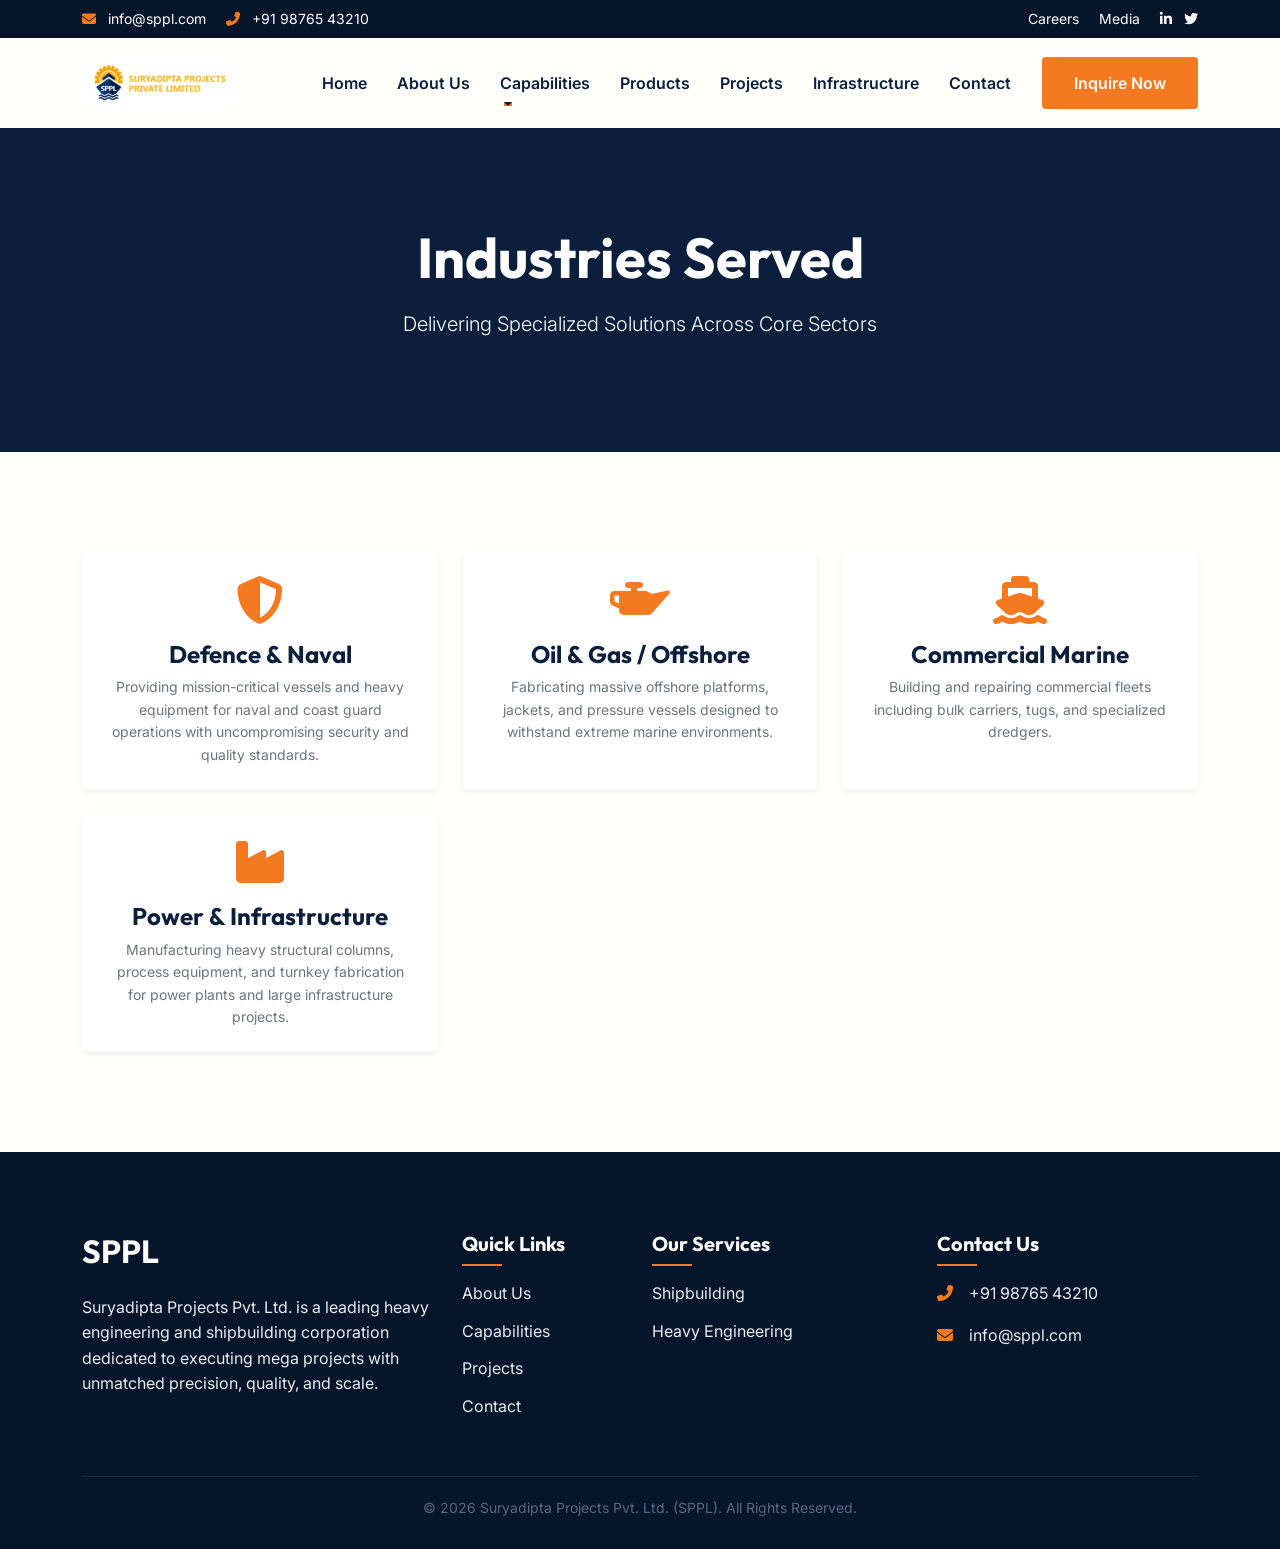
<file: industries.html>
<!DOCTYPE html>
<html lang="en">
<head>
    <meta charset="UTF-8">
    <meta name="viewport" content="width=device-width, initial-scale=1.0">
    <meta name="description" content="Explore the diverse industries SPPL serves, including Defence, Marine, Offshore, and Infrastructure.">
    <title>Industries Served | SPPL</title>

    <link rel="preconnect" href="https://fonts.googleapis.com">
    <link rel="preconnect" href="https://fonts.gstatic.com" crossorigin>
    <link href="https://fonts.googleapis.com/css2?family=Inter:wght@300;400;500;600;700&family=Outfit:wght@400;500;600;700;800&display=swap" rel="stylesheet">
    <link href="https://cdn.jsdelivr.net/npm/bootstrap@5.3.2/dist/css/bootstrap.min.css" rel="stylesheet">
    <link rel="stylesheet" href="https://cdnjs.cloudflare.com/ajax/libs/font-awesome/6.4.2/css/all.min.css">
    <link href="https://unpkg.com/aos@2.3.1/dist/aos.css" rel="stylesheet">
    <link rel="stylesheet" href="css/style.css">
</head>
<body>

    <!-- Topbar -->
    <div class="header-top d-none d-lg-block">
        <div class="container">
            <div class="row align-items-center">
                <div class="col-md-6">
                    <span class="me-3"><i class="fas fa-envelope text-orange me-2"></i> info@sppl.com</span>
                    <span><i class="fas fa-phone-alt text-orange me-2"></i> +91 98765 43210</span>
                </div>
                <div class="col-md-6 text-end">
                    <a href="careers.html" class="me-3">Careers</a>
                    <a href="media.html" class="me-3">Media</a>
                    <a href="#"><i class="fab fa-linkedin-in"></i></a>
                    <a href="#" class="ms-2"><i class="fab fa-twitter"></i></a>
                </div>
            </div>
        </div>
    </div>

    <!-- Navigation -->
    <nav class="navbar navbar-expand-lg navbar-light sticky-top">
        <div class="container">
            <a class="navbar-brand" href="index.html">
                <img src="images/logo/logo.webp" alt="SPPL Logo" height="40">
            </a>
            <button class="navbar-toggler" type="button" data-bs-toggle="collapse" data-bs-target="#navbarNav" aria-controls="navbarNav" aria-expanded="false" aria-label="Toggle navigation">
                <span class="navbar-toggler-icon"></span>
            </button>
            <div class="collapse navbar-collapse" id="navbarNav">
                <ul class="navbar-nav ms-auto mb-2 mb-lg-0">
                    <li class="nav-item"><a class="nav-link" href="index.html">Home</a></li>
                    <li class="nav-item"><a class="nav-link" href="about.html">About Us</a></li>
                    <li class="nav-item dropdown">
                        <a class="nav-link dropdown-toggle" href="capabilities.html" id="capabilitiesDropdown" role="button" data-bs-toggle="dropdown" aria-expanded="false">
                            Capabilities
                        </a>
                        <ul class="dropdown-menu" aria-labelledby="capabilitiesDropdown">
                            <li><a class="dropdown-item" href="capabilities.html#shipbuilding">Shipbuilding</a></li>
                            <li><a class="dropdown-item" href="capabilities.html#heavy-engineering">Heavy Engineering</a></li>
                            <li><a class="dropdown-item" href="capabilities.html#offshore">Offshore Engineering</a></li>
                            <li><a class="dropdown-item" href="capabilities.html#fabrication">Industrial Fabrication</a></li>
                        </ul>
                    </li>
                    <li class="nav-item"><a class="nav-link " href="products.html">Products</a></li>
                    <li class="nav-item"><a class="nav-link " href="projects.html">Projects</a></li>
                    <li class="nav-item"><a class="nav-link " href="infrastructure.html">Infrastructure</a></li>
                    <li class="nav-item"><a class="nav-link " href="contact.html">Contact</a></li>
                </ul>
                <a href="contact.html" class="btn btn-primary-custom ms-lg-3 d-none d-lg-inline-flex">Inquire Now</a>
            </div>
        </div>
    </nav>

    
    <section class="page-header bg-navy text-white text-center py-5" style="background-color: var(--c-navy-blue);">
        <div class="container py-5" data-aos="fade-up">
            <h1 class="display-4 fw-bold text-white">Industries Served</h1>
            <p class="lead">Delivering Specialized Solutions Across Core Sectors</p>
        </div>
    </section>
    <section class="section-padding">
        <div class="container">
            <div class="row g-4">
                <div class="col-md-4" data-aos="fade-up">
                    <div class="card border-0 shadow-sm h-100 p-4 text-center">
                        <i class="fas fa-shield-alt text-orange mb-3" style="font-size: 3rem;"></i>
                        <h4 class="card-title text-navy">Defence & Naval</h4>
                        <p class="card-text text-secondary small">Providing mission-critical vessels and heavy equipment for naval and coast guard operations with uncompromising security and quality standards.</p>
                    </div>
                </div>
                <div class="col-md-4" data-aos="fade-up" data-aos-delay="100">
                    <div class="card border-0 shadow-sm h-100 p-4 text-center">
                        <i class="fas fa-oil-can text-orange mb-3" style="font-size: 3rem;"></i>
                        <h4 class="card-title text-navy">Oil & Gas / Offshore</h4>
                        <p class="card-text text-secondary small">Fabricating massive offshore platforms, jackets, and pressure vessels designed to withstand extreme marine environments.</p>
                    </div>
                </div>
                <div class="col-md-4" data-aos="fade-up" data-aos-delay="200">
                    <div class="card border-0 shadow-sm h-100 p-4 text-center">
                        <i class="fas fa-ship text-orange mb-3" style="font-size: 3rem;"></i>
                        <h4 class="card-title text-navy">Commercial Marine</h4>
                        <p class="card-text text-secondary small">Building and repairing commercial fleets including bulk carriers, tugs, and specialized dredgers.</p>
                    </div>
                </div>
                <div class="col-md-4" data-aos="fade-up" data-aos-delay="300">
                    <div class="card border-0 shadow-sm h-100 p-4 text-center">
                        <i class="fas fa-industry text-orange mb-3" style="font-size: 3rem;"></i>
                        <h4 class="card-title text-navy">Power & Infrastructure</h4>
                        <p class="card-text text-secondary small">Manufacturing heavy structural columns, process equipment, and turnkey fabrication for power plants and large infrastructure projects.</p>
                    </div>
                </div>
            </div>
        </div>
    </section>

    <!-- Footer -->
    <footer class="footer">
        <div class="container">
            <div class="row g-4">
                <div class="col-lg-4 col-md-6">
                    <h2 class="text-white m-0 mb-4 fw-bold">SPPL</h2>
                    <p class="text-secondary" style="color: var(--c-steel-grey-light) !important;">Suryadipta Projects Pvt. Ltd. is a leading heavy engineering and shipbuilding corporation dedicated to executing mega projects with unmatched precision, quality, and scale.</p>
                </div>
                <div class="col-lg-2 col-md-6">
                    <h4 class="footer-heading">Quick Links</h4>
                    <ul class="footer-links">
                        <li><a href="about.html">About Us</a></li>
                        <li><a href="capabilities.html">Capabilities</a></li>
                        <li><a href="projects.html">Projects</a></li>
                        <li><a href="contact.html">Contact</a></li>
                    </ul>
                </div>
                <div class="col-lg-3 col-md-6">
                    <h4 class="footer-heading">Our Services</h4>
                    <ul class="footer-links">
                        <li><a href="capabilities.html#shipbuilding">Shipbuilding</a></li>
                        <li><a href="capabilities.html#heavy-engineering">Heavy Engineering</a></li>
                    </ul>
                </div>
                <div class="col-lg-3 col-md-6">
                    <h4 class="footer-heading">Contact Us</h4>
                    <ul class="footer-links">
                        <li class="d-flex mb-3">
                            <i class="fas fa-phone-alt text-orange mt-1 me-3"></i>
                            <span class="text-secondary" style="color: var(--c-steel-grey-light) !important;">+91 98765 43210</span>
                        </li>
                        <li class="d-flex mb-3">
                            <i class="fas fa-envelope text-orange mt-1 me-3"></i>
                            <span class="text-secondary" style="color: var(--c-steel-grey-light) !important;">info@sppl.com</span>
                        </li>
                    </ul>
                </div>
            </div>
            <div class="footer-bottom">
                <p class="mb-0">&copy; 2026 Suryadipta Projects Pvt. Ltd. (SPPL). All Rights Reserved.</p>
            </div>
        </div>
    </footer>

    <!-- Scroll to Top -->
    <div class="scroll-top">
        <i class="fas fa-chevron-up"></i>
    </div>

    <!-- Scripts -->
    <script src="https://cdn.jsdelivr.net/npm/bootstrap@5.3.2/dist/js/bootstrap.bundle.min.js"></script>
    <script src="https://unpkg.com/aos@2.3.1/dist/aos.js"></script>
    <script src="js/main.js"></script>
</body>
</html>
</file>
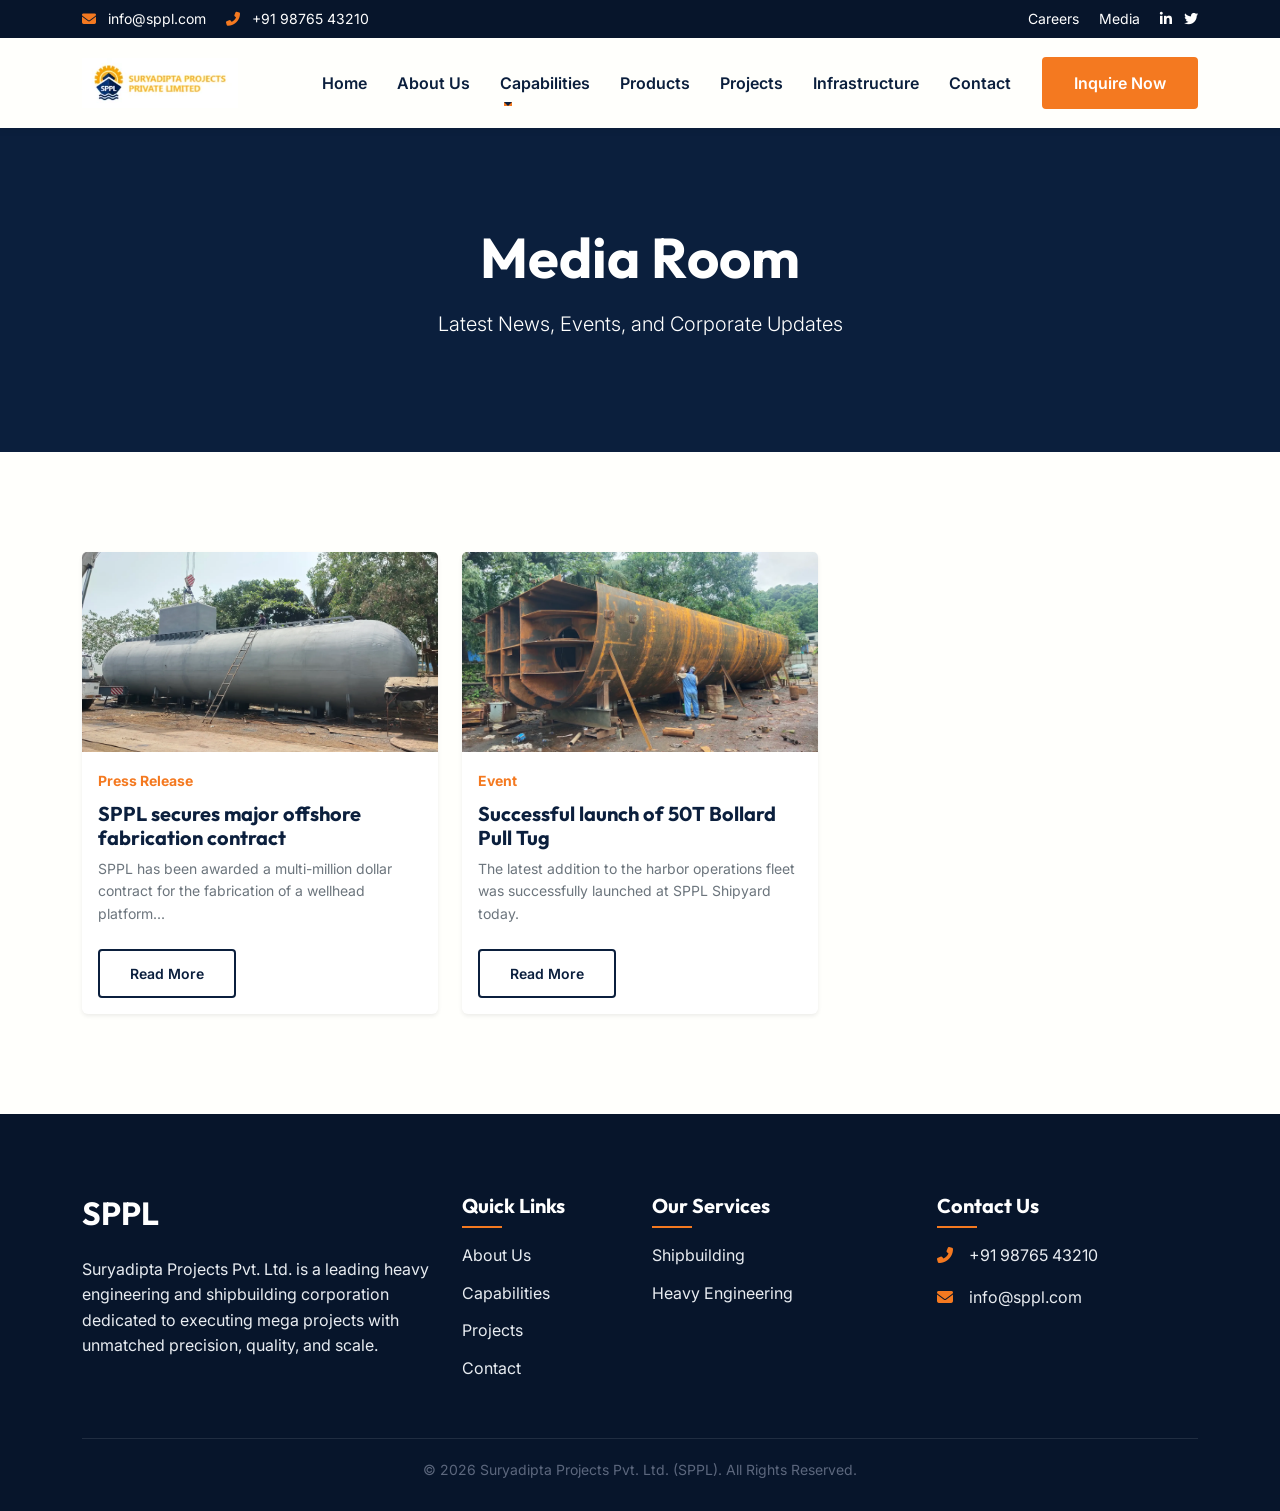
<file: media.html>
<!DOCTYPE html>
<html lang="en">

<head>
    <meta charset="UTF-8">
    <meta name="viewport" content="width=device-width, initial-scale=1.0">
    <meta name="description" content="Stay updated with the latest news, events, and media gallery of SPPL.">
    <title>Media & News | SPPL</title>

    <link rel="preconnect" href="https://fonts.googleapis.com">
    <link rel="preconnect" href="https://fonts.gstatic.com" crossorigin>
    <link
        href="https://fonts.googleapis.com/css2?family=Inter:wght@300;400;500;600;700&family=Outfit:wght@400;500;600;700;800&display=swap"
        rel="stylesheet">
    <link href="https://cdn.jsdelivr.net/npm/bootstrap@5.3.2/dist/css/bootstrap.min.css" rel="stylesheet">
    <link rel="stylesheet" href="https://cdnjs.cloudflare.com/ajax/libs/font-awesome/6.4.2/css/all.min.css">
    <link href="https://unpkg.com/aos@2.3.1/dist/aos.css" rel="stylesheet">
    <link rel="stylesheet" href="css/style.css">
</head>

<body>

    <!-- Topbar -->
    <div class="header-top d-none d-lg-block">
        <div class="container">
            <div class="row align-items-center">
                <div class="col-md-6">
                    <span class="me-3"><i class="fas fa-envelope text-orange me-2"></i> info@sppl.com</span>
                    <span><i class="fas fa-phone-alt text-orange me-2"></i> +91 98765 43210</span>
                </div>
                <div class="col-md-6 text-end">
                    <a href="careers.html" class="me-3">Careers</a>
                    <a href="media.html" class="me-3">Media</a>
                    <a href="#"><i class="fab fa-linkedin-in"></i></a>
                    <a href="#" class="ms-2"><i class="fab fa-twitter"></i></a>
                </div>
            </div>
        </div>
    </div>

    <!-- Navigation -->
    <nav class="navbar navbar-expand-lg navbar-light sticky-top">
        <div class="container">
            <a class="navbar-brand" href="index.html">
                <img src="images/logo/logo.webp" alt="SPPL Logo" height="40">
            </a>
            <button class="navbar-toggler" type="button" data-bs-toggle="collapse" data-bs-target="#navbarNav"
                aria-controls="navbarNav" aria-expanded="false" aria-label="Toggle navigation">
                <span class="navbar-toggler-icon"></span>
            </button>
            <div class="collapse navbar-collapse" id="navbarNav">
                <ul class="navbar-nav ms-auto mb-2 mb-lg-0">
                    <li class="nav-item"><a class="nav-link" href="index.html">Home</a></li>
                    <li class="nav-item"><a class="nav-link" href="about.html">About Us</a></li>
                    <li class="nav-item dropdown">
                        <a class="nav-link dropdown-toggle" href="capabilities.html" id="capabilitiesDropdown"
                            role="button" data-bs-toggle="dropdown" aria-expanded="false">
                            Capabilities
                        </a>
                        <ul class="dropdown-menu" aria-labelledby="capabilitiesDropdown">
                            <li><a class="dropdown-item" href="capabilities.html#shipbuilding">Shipbuilding</a></li>
                            <li><a class="dropdown-item" href="capabilities.html#heavy-engineering">Heavy
                                    Engineering</a></li>
                            <li><a class="dropdown-item" href="capabilities.html#offshore">Offshore Engineering</a></li>
                            <li><a class="dropdown-item" href="capabilities.html#fabrication">Industrial Fabrication</a>
                            </li>
                        </ul>
                    </li>
                    <li class="nav-item"><a class="nav-link " href="products.html">Products</a></li>
                    <li class="nav-item"><a class="nav-link " href="projects.html">Projects</a></li>
                    <li class="nav-item"><a class="nav-link " href="infrastructure.html">Infrastructure</a></li>
                    <li class="nav-item"><a class="nav-link " href="contact.html">Contact</a></li>
                </ul>
                <a href="contact.html" class="btn btn-primary-custom ms-lg-3 d-none d-lg-inline-flex">Inquire Now</a>
            </div>
        </div>
    </nav>


    <section class="page-header bg-navy text-white text-center py-5" style="background-color: var(--c-navy-blue);">
        <div class="container py-5" data-aos="fade-up">
            <h1 class="display-4 fw-bold text-white">Media Room</h1>
            <p class="lead">Latest News, Events, and Corporate Updates</p>
        </div>
    </section>
    <section class="section-padding">
        <div class="container">
            <div class="row g-4">
                <div class="col-md-4" data-aos="fade-up">
                    <div class="card border-0 shadow-sm h-100">
                        <img src="images/about us/gallery_1.webp" class="card-img-top" alt="News">
                        <div class="card-body">
                            <span class="text-orange small fw-bold">Press Release</span>
                            <h5 class="card-title text-navy mt-2">SPPL secures major offshore fabrication contract</h5>
                            <p class="card-text text-secondary small">SPPL has been awarded a multi-million dollar
                                contract for the fabrication of a wellhead platform...</p>
                            <a href="#" class="btn btn-sm btn-outline-custom mt-2">Read More</a>
                        </div>
                    </div>
                </div>
                <div class="col-md-4" data-aos="fade-up" data-aos-delay="100">
                    <div class="card border-0 shadow-sm h-100">
                        <img src="images/about us/gallery_4.webp" class="card-img-top" alt="News">
                        <div class="card-body">
                            <span class="text-orange small fw-bold">Event</span>
                            <h5 class="card-title text-navy mt-2">Successful launch of 50T Bollard Pull Tug</h5>
                            <p class="card-text text-secondary small">The latest addition to the harbor operations fleet
                                was successfully launched at SPPL Shipyard today.</p>
                            <a href="#" class="btn btn-sm btn-outline-custom mt-2">Read More</a>
                        </div>
                    </div>
                </div>
            </div>
        </div>
    </section>

    <!-- Footer -->
    <footer class="footer">
        <div class="container">
            <div class="row g-4">
                <div class="col-lg-4 col-md-6">
                    <h2 class="text-white m-0 mb-4 fw-bold">SPPL</h2>
                    <p class="text-secondary" style="color: var(--c-steel-grey-light) !important;">Suryadipta Projects
                        Pvt. Ltd. is a leading heavy engineering and shipbuilding corporation dedicated to executing
                        mega projects with unmatched precision, quality, and scale.</p>
                </div>
                <div class="col-lg-2 col-md-6">
                    <h4 class="footer-heading">Quick Links</h4>
                    <ul class="footer-links">
                        <li><a href="about.html">About Us</a></li>
                        <li><a href="capabilities.html">Capabilities</a></li>
                        <li><a href="projects.html">Projects</a></li>
                        <li><a href="contact.html">Contact</a></li>
                    </ul>
                </div>
                <div class="col-lg-3 col-md-6">
                    <h4 class="footer-heading">Our Services</h4>
                    <ul class="footer-links">
                        <li><a href="capabilities.html#shipbuilding">Shipbuilding</a></li>
                        <li><a href="capabilities.html#heavy-engineering">Heavy Engineering</a></li>
                    </ul>
                </div>
                <div class="col-lg-3 col-md-6">
                    <h4 class="footer-heading">Contact Us</h4>
                    <ul class="footer-links">
                        <li class="d-flex mb-3">
                            <i class="fas fa-phone-alt text-orange mt-1 me-3"></i>
                            <span class="text-secondary" style="color: var(--c-steel-grey-light) !important;">+91 98765
                                43210</span>
                        </li>
                        <li class="d-flex mb-3">
                            <i class="fas fa-envelope text-orange mt-1 me-3"></i>
                            <span class="text-secondary"
                                style="color: var(--c-steel-grey-light) !important;">info@sppl.com</span>
                        </li>
                    </ul>
                </div>
            </div>
            <div class="footer-bottom">
                <p class="mb-0">&copy; 2026 Suryadipta Projects Pvt. Ltd. (SPPL). All Rights Reserved.</p>
            </div>
        </div>
    </footer>

    <!-- Scroll to Top -->
    <div class="scroll-top">
        <i class="fas fa-chevron-up"></i>
    </div>

    <!-- Scripts -->
    <script src="https://cdn.jsdelivr.net/npm/bootstrap@5.3.2/dist/js/bootstrap.bundle.min.js"></script>
    <script src="https://unpkg.com/aos@2.3.1/dist/aos.js"></script>
    <script src="js/main.js"></script>
</body>

</html>
</file>
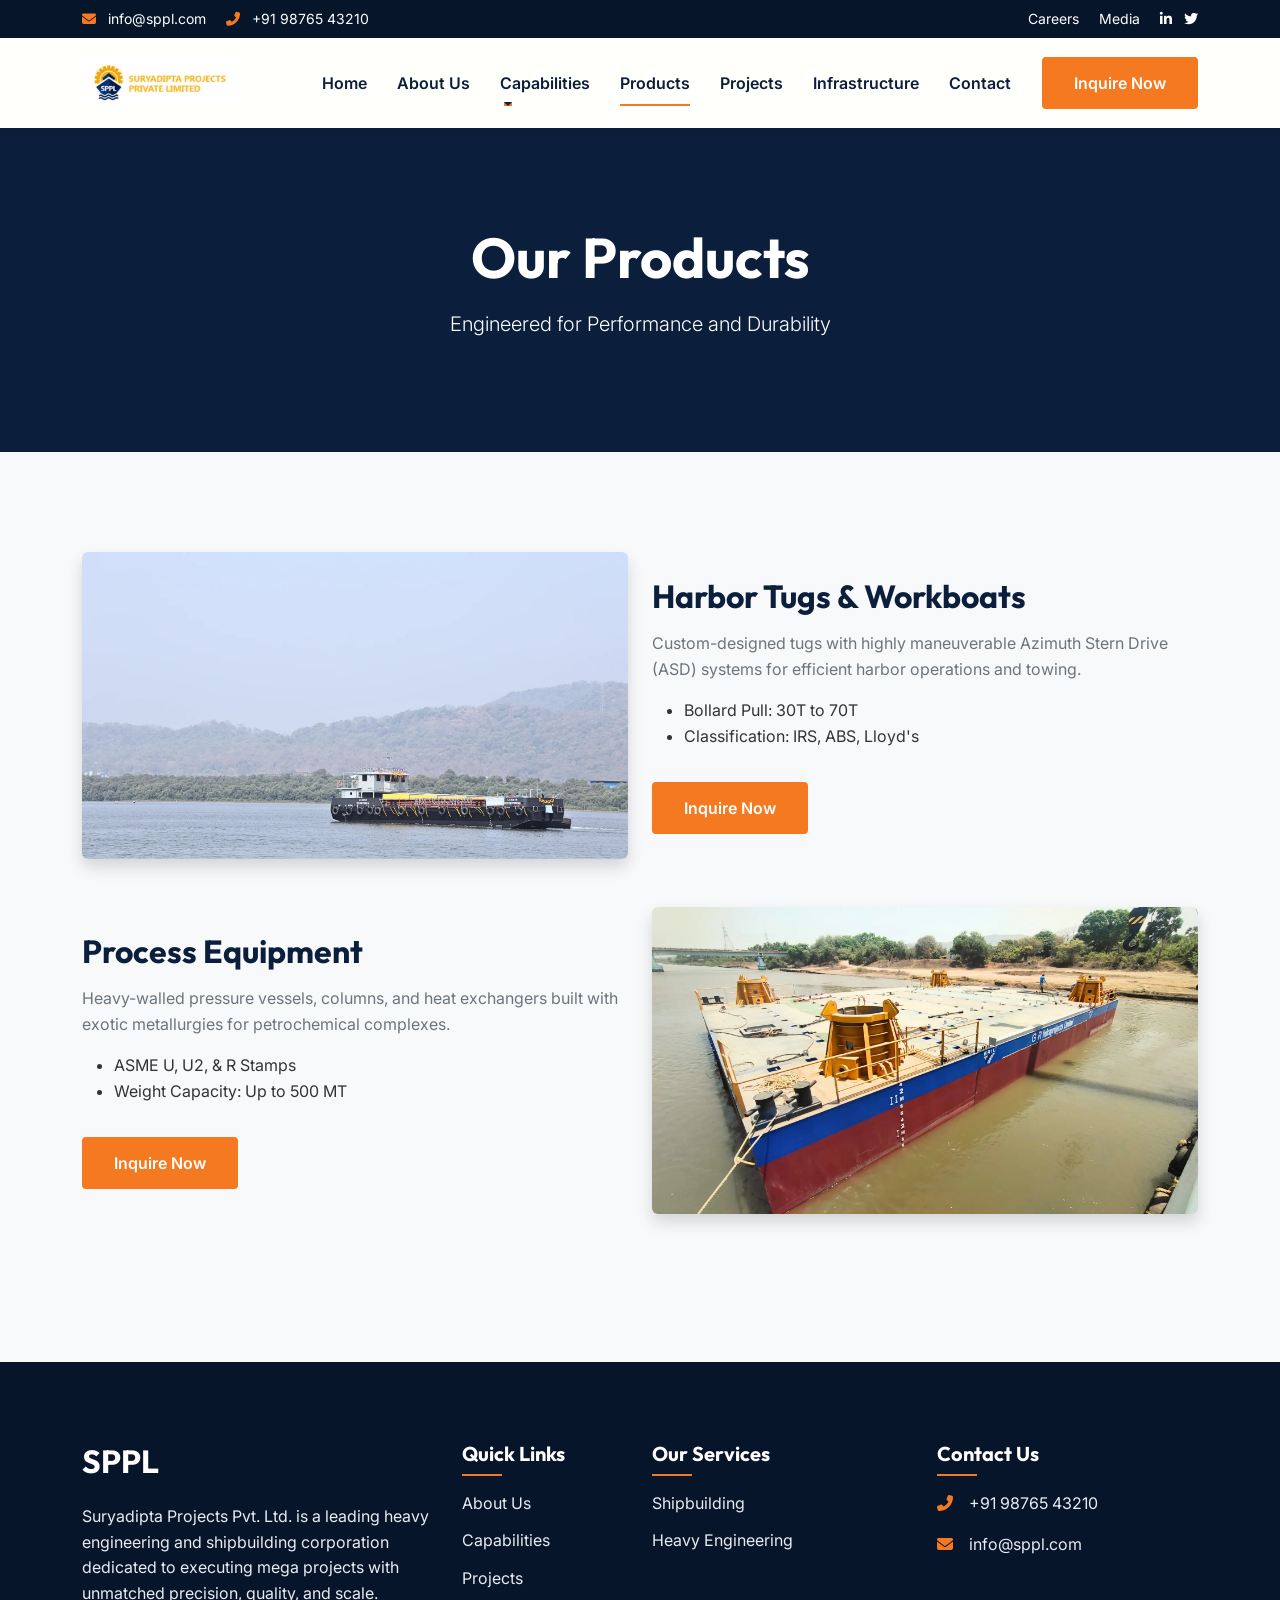
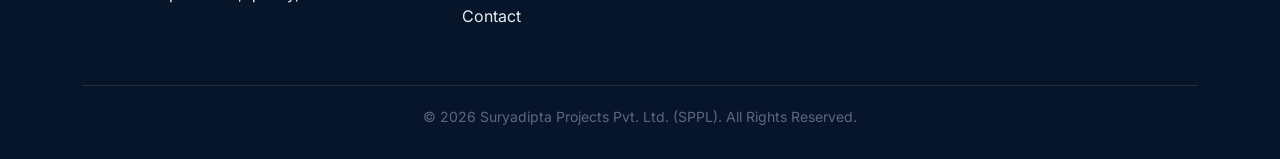
<file: products.html>
<!DOCTYPE html>
<html lang="en">

<head>
    <meta charset="UTF-8">
    <meta name="viewport" content="width=device-width, initial-scale=1.0">
    <meta name="description"
        content="View our world-class engineered products across shipbuilding and heavy engineering.">
    <title>Products | SPPL</title>

    <link rel="preconnect" href="https://fonts.googleapis.com">
    <link rel="preconnect" href="https://fonts.gstatic.com" crossorigin>
    <link
        href="https://fonts.googleapis.com/css2?family=Inter:wght@300;400;500;600;700&family=Outfit:wght@400;500;600;700;800&display=swap"
        rel="stylesheet">
    <link href="https://cdn.jsdelivr.net/npm/bootstrap@5.3.2/dist/css/bootstrap.min.css" rel="stylesheet">
    <link rel="stylesheet" href="https://cdnjs.cloudflare.com/ajax/libs/font-awesome/6.4.2/css/all.min.css">
    <link href="https://unpkg.com/aos@2.3.1/dist/aos.css" rel="stylesheet">
    <link rel="stylesheet" href="css/style.css">
</head>

<body>

    <!-- Topbar -->
    <div class="header-top d-none d-lg-block">
        <div class="container">
            <div class="row align-items-center">
                <div class="col-md-6">
                    <span class="me-3"><i class="fas fa-envelope text-orange me-2"></i> info@sppl.com</span>
                    <span><i class="fas fa-phone-alt text-orange me-2"></i> +91 98765 43210</span>
                </div>
                <div class="col-md-6 text-end">
                    <a href="careers.html" class="me-3">Careers</a>
                    <a href="media.html" class="me-3">Media</a>
                    <a href="#"><i class="fab fa-linkedin-in"></i></a>
                    <a href="#" class="ms-2"><i class="fab fa-twitter"></i></a>
                </div>
            </div>
        </div>
    </div>

    <!-- Navigation -->
    <nav class="navbar navbar-expand-lg navbar-light sticky-top">
        <div class="container">
            <a class="navbar-brand" href="index.html">
                <img src="images/logo/logo.webp" alt="SPPL Logo" height="40">
            </a>
            <button class="navbar-toggler" type="button" data-bs-toggle="collapse" data-bs-target="#navbarNav"
                aria-controls="navbarNav" aria-expanded="false" aria-label="Toggle navigation">
                <span class="navbar-toggler-icon"></span>
            </button>
            <div class="collapse navbar-collapse" id="navbarNav">
                <ul class="navbar-nav ms-auto mb-2 mb-lg-0">
                    <li class="nav-item"><a class="nav-link" href="index.html">Home</a></li>
                    <li class="nav-item"><a class="nav-link" href="about.html">About Us</a></li>
                    <li class="nav-item dropdown">
                        <a class="nav-link dropdown-toggle" href="capabilities.html" id="capabilitiesDropdown"
                            role="button" data-bs-toggle="dropdown" aria-expanded="false">
                            Capabilities
                        </a>
                        <ul class="dropdown-menu" aria-labelledby="capabilitiesDropdown">
                            <li><a class="dropdown-item" href="capabilities.html#shipbuilding">Shipbuilding</a></li>
                            <li><a class="dropdown-item" href="capabilities.html#heavy-engineering">Heavy
                                    Engineering</a></li>
                            <li><a class="dropdown-item" href="capabilities.html#offshore">Offshore Engineering</a></li>
                            <li><a class="dropdown-item" href="capabilities.html#fabrication">Industrial Fabrication</a>
                            </li>
                        </ul>
                    </li>
                    <li class="nav-item"><a class="nav-link active" href="products.html">Products</a></li>
                    <li class="nav-item"><a class="nav-link " href="projects.html">Projects</a></li>
                    <li class="nav-item"><a class="nav-link " href="infrastructure.html">Infrastructure</a></li>
                    <li class="nav-item"><a class="nav-link " href="contact.html">Contact</a></li>
                </ul>
                <a href="contact.html" class="btn btn-primary-custom ms-lg-3 d-none d-lg-inline-flex">Inquire Now</a>
            </div>
        </div>
    </nav>


    <section class="page-header bg-navy text-white text-center py-5" style="background-color: var(--c-navy-blue);">
        <div class="container py-5" data-aos="fade-up">
            <h1 class="display-4 fw-bold text-white">Our Products</h1>
            <p class="lead">Engineered for Performance and Durability</p>
        </div>
    </section>
    <section class="section-padding bg-light">
        <div class="container">
            <div class="row align-items-center mb-5">
                <div class="col-lg-6" data-aos="fade-right">
                    <img src="images/index_page/hero_1.webp" alt="Tug Boat" class="img-fluid rounded shadow">
                </div>
                <div class="col-lg-6 mt-4 mt-lg-0" data-aos="fade-left">
                    <h2 class="text-navy">Harbor Tugs & Workboats</h2>
                    <p class="text-secondary">Custom-designed tugs with highly maneuverable Azimuth Stern Drive (ASD)
                        systems for efficient harbor operations and towing.</p>
                    <ul>
                        <li>Bollard Pull: 30T to 70T</li>
                        <li>Classification: IRS, ABS, Lloyd's</li>
                    </ul>
                    <a href="contact.html" class="btn btn-primary-custom mt-3">Inquire Now</a>
                </div>
            </div>
            <div class="row align-items-center flex-row-reverse mb-5">
                <div class="col-lg-6" data-aos="fade-left">
                    <img src="images/index_page/capability_3.webp" alt="Heat Exchanger"
                        class="img-fluid rounded shadow">
                </div>
                <div class="col-lg-6 mt-4 mt-lg-0" data-aos="fade-right">
                    <h2 class="text-navy">Process Equipment</h2>
                    <p class="text-secondary">Heavy-walled pressure vessels, columns, and heat exchangers built with
                        exotic metallurgies for petrochemical complexes.</p>
                    <ul>
                        <li>ASME U, U2, & R Stamps</li>
                        <li>Weight Capacity: Up to 500 MT</li>
                    </ul>
                    <a href="contact.html" class="btn btn-primary-custom mt-3">Inquire Now</a>
                </div>
            </div>
        </div>
    </section>

    <!-- Footer -->
    <footer class="footer">
        <div class="container">
            <div class="row g-4">
                <div class="col-lg-4 col-md-6">
                    <h2 class="text-white m-0 mb-4 fw-bold">SPPL</h2>
                    <p class="text-secondary" style="color: var(--c-steel-grey-light) !important;">Suryadipta Projects
                        Pvt. Ltd. is a leading heavy engineering and shipbuilding corporation dedicated to executing
                        mega projects with unmatched precision, quality, and scale.</p>
                </div>
                <div class="col-lg-2 col-md-6">
                    <h4 class="footer-heading">Quick Links</h4>
                    <ul class="footer-links">
                        <li><a href="about.html">About Us</a></li>
                        <li><a href="capabilities.html">Capabilities</a></li>
                        <li><a href="projects.html">Projects</a></li>
                        <li><a href="contact.html">Contact</a></li>
                    </ul>
                </div>
                <div class="col-lg-3 col-md-6">
                    <h4 class="footer-heading">Our Services</h4>
                    <ul class="footer-links">
                        <li><a href="capabilities.html#shipbuilding">Shipbuilding</a></li>
                        <li><a href="capabilities.html#heavy-engineering">Heavy Engineering</a></li>
                    </ul>
                </div>
                <div class="col-lg-3 col-md-6">
                    <h4 class="footer-heading">Contact Us</h4>
                    <ul class="footer-links">
                        <li class="d-flex mb-3">
                            <i class="fas fa-phone-alt text-orange mt-1 me-3"></i>
                            <span class="text-secondary" style="color: var(--c-steel-grey-light) !important;">+91 98765
                                43210</span>
                        </li>
                        <li class="d-flex mb-3">
                            <i class="fas fa-envelope text-orange mt-1 me-3"></i>
                            <span class="text-secondary"
                                style="color: var(--c-steel-grey-light) !important;">info@sppl.com</span>
                        </li>
                    </ul>
                </div>
            </div>
            <div class="footer-bottom">
                <p class="mb-0">&copy; 2026 Suryadipta Projects Pvt. Ltd. (SPPL). All Rights Reserved.</p>
            </div>
        </div>
    </footer>

    <!-- Scroll to Top -->
    <div class="scroll-top">
        <i class="fas fa-chevron-up"></i>
    </div>

    <!-- Scripts -->
    <script src="https://cdn.jsdelivr.net/npm/bootstrap@5.3.2/dist/js/bootstrap.bundle.min.js"></script>
    <script src="https://unpkg.com/aos@2.3.1/dist/aos.js"></script>
    <script src="js/main.js"></script>
</body>

</html>
</file>
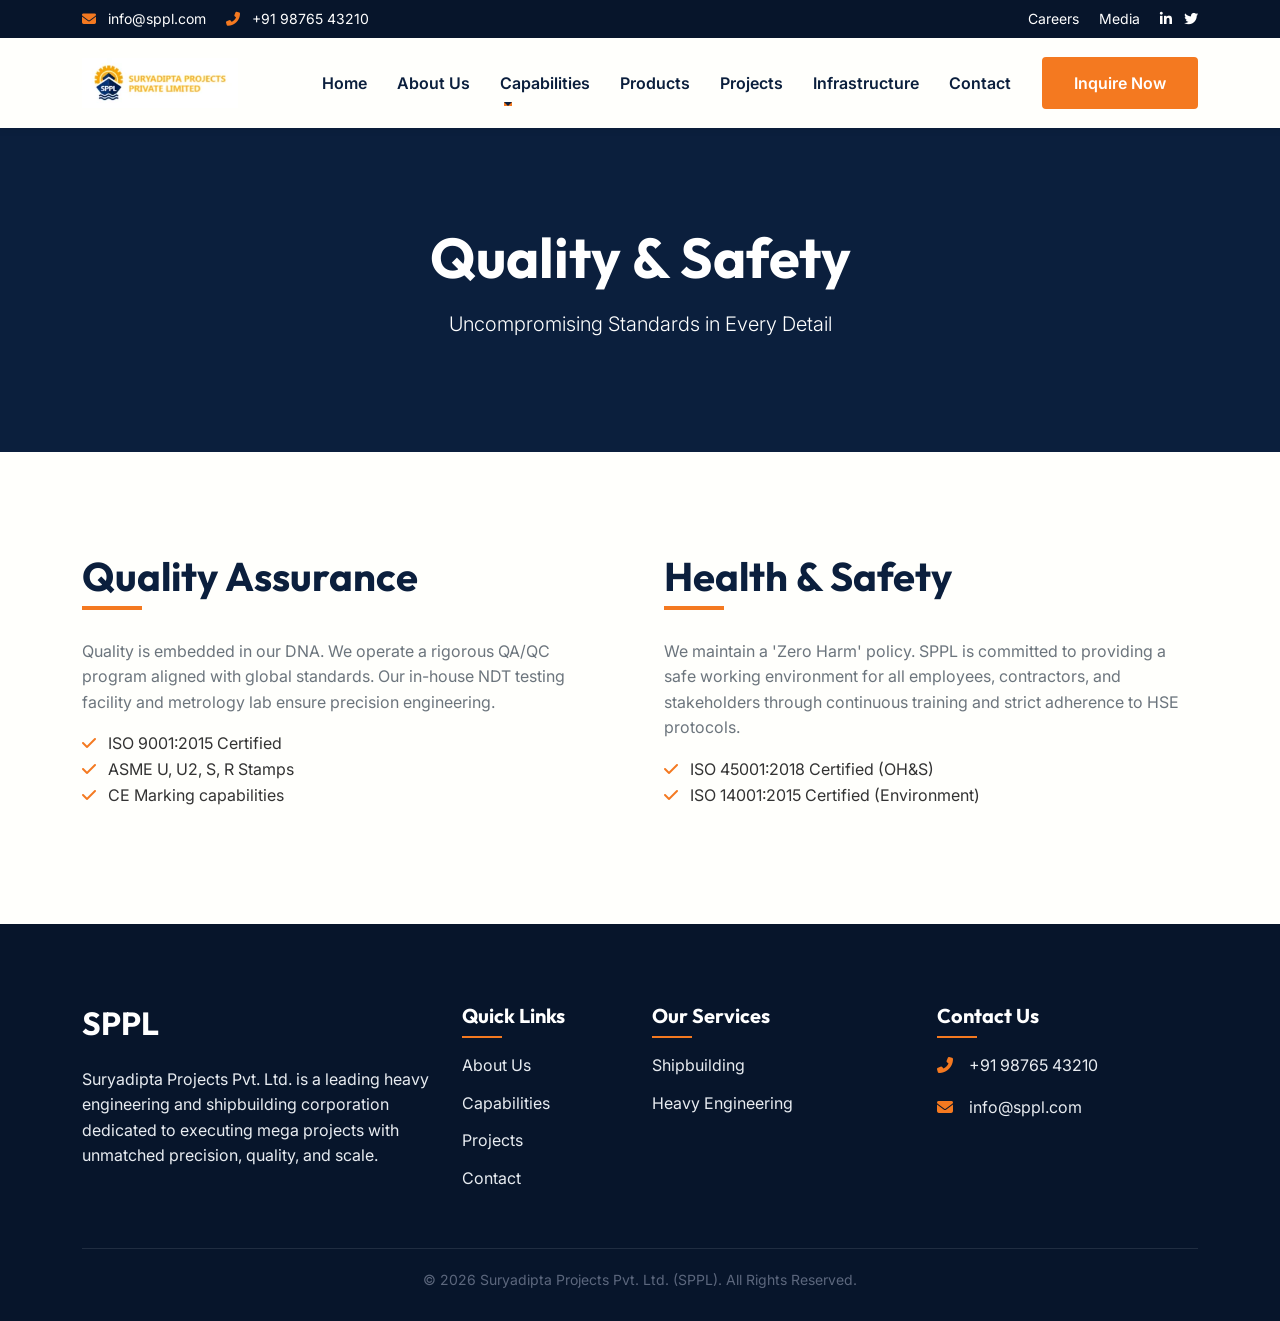
<file: quality.html>
<!DOCTYPE html>
<html lang="en">
<head>
    <meta charset="UTF-8">
    <meta name="viewport" content="width=device-width, initial-scale=1.0">
    <meta name="description" content="Learn about our rigorous quality assurance and zero-harm safety culture.">
    <title>Quality & Safety | SPPL</title>

    <link rel="preconnect" href="https://fonts.googleapis.com">
    <link rel="preconnect" href="https://fonts.gstatic.com" crossorigin>
    <link href="https://fonts.googleapis.com/css2?family=Inter:wght@300;400;500;600;700&family=Outfit:wght@400;500;600;700;800&display=swap" rel="stylesheet">
    <link href="https://cdn.jsdelivr.net/npm/bootstrap@5.3.2/dist/css/bootstrap.min.css" rel="stylesheet">
    <link rel="stylesheet" href="https://cdnjs.cloudflare.com/ajax/libs/font-awesome/6.4.2/css/all.min.css">
    <link href="https://unpkg.com/aos@2.3.1/dist/aos.css" rel="stylesheet">
    <link rel="stylesheet" href="css/style.css">
</head>
<body>

    <!-- Topbar -->
    <div class="header-top d-none d-lg-block">
        <div class="container">
            <div class="row align-items-center">
                <div class="col-md-6">
                    <span class="me-3"><i class="fas fa-envelope text-orange me-2"></i> info@sppl.com</span>
                    <span><i class="fas fa-phone-alt text-orange me-2"></i> +91 98765 43210</span>
                </div>
                <div class="col-md-6 text-end">
                    <a href="careers.html" class="me-3">Careers</a>
                    <a href="media.html" class="me-3">Media</a>
                    <a href="#"><i class="fab fa-linkedin-in"></i></a>
                    <a href="#" class="ms-2"><i class="fab fa-twitter"></i></a>
                </div>
            </div>
        </div>
    </div>

    <!-- Navigation -->
    <nav class="navbar navbar-expand-lg navbar-light sticky-top">
        <div class="container">
            <a class="navbar-brand" href="index.html">
                <img src="images/logo/logo.webp" alt="SPPL Logo" height="40">
            </a>
            <button class="navbar-toggler" type="button" data-bs-toggle="collapse" data-bs-target="#navbarNav" aria-controls="navbarNav" aria-expanded="false" aria-label="Toggle navigation">
                <span class="navbar-toggler-icon"></span>
            </button>
            <div class="collapse navbar-collapse" id="navbarNav">
                <ul class="navbar-nav ms-auto mb-2 mb-lg-0">
                    <li class="nav-item"><a class="nav-link" href="index.html">Home</a></li>
                    <li class="nav-item"><a class="nav-link" href="about.html">About Us</a></li>
                    <li class="nav-item dropdown">
                        <a class="nav-link dropdown-toggle" href="capabilities.html" id="capabilitiesDropdown" role="button" data-bs-toggle="dropdown" aria-expanded="false">
                            Capabilities
                        </a>
                        <ul class="dropdown-menu" aria-labelledby="capabilitiesDropdown">
                            <li><a class="dropdown-item" href="capabilities.html#shipbuilding">Shipbuilding</a></li>
                            <li><a class="dropdown-item" href="capabilities.html#heavy-engineering">Heavy Engineering</a></li>
                            <li><a class="dropdown-item" href="capabilities.html#offshore">Offshore Engineering</a></li>
                            <li><a class="dropdown-item" href="capabilities.html#fabrication">Industrial Fabrication</a></li>
                        </ul>
                    </li>
                    <li class="nav-item"><a class="nav-link " href="products.html">Products</a></li>
                    <li class="nav-item"><a class="nav-link " href="projects.html">Projects</a></li>
                    <li class="nav-item"><a class="nav-link " href="infrastructure.html">Infrastructure</a></li>
                    <li class="nav-item"><a class="nav-link " href="contact.html">Contact</a></li>
                </ul>
                <a href="contact.html" class="btn btn-primary-custom ms-lg-3 d-none d-lg-inline-flex">Inquire Now</a>
            </div>
        </div>
    </nav>

    
    <section class="page-header bg-navy text-white text-center py-5" style="background-color: var(--c-navy-blue);">
        <div class="container py-5" data-aos="fade-up">
            <h1 class="display-4 fw-bold text-white">Quality & Safety</h1>
            <p class="lead">Uncompromising Standards in Every Detail</p>
        </div>
    </section>
    <section class="section-padding">
        <div class="container">
            <div class="row g-5">
                <div class="col-md-6" data-aos="fade-right">
                    <h2 class="section-title">Quality Assurance</h2>
                    <p class="mt-4 text-secondary">Quality is embedded in our DNA. We operate a rigorous QA/QC program aligned with global standards. Our in-house NDT testing facility and metrology lab ensure precision engineering.</p>
                    <ul class="list-unstyled mt-3">
                        <li><i class="fas fa-check text-orange me-2"></i> ISO 9001:2015 Certified</li>
                        <li><i class="fas fa-check text-orange me-2"></i> ASME U, U2, S, R Stamps</li>
                        <li><i class="fas fa-check text-orange me-2"></i> CE Marking capabilities</li>
                    </ul>
                </div>
                <div class="col-md-6" data-aos="fade-left">
                    <h2 class="section-title">Health & Safety</h2>
                    <p class="mt-4 text-secondary">We maintain a 'Zero Harm' policy. SPPL is committed to providing a safe working environment for all employees, contractors, and stakeholders through continuous training and strict adherence to HSE protocols.</p>
                    <ul class="list-unstyled mt-3">
                        <li><i class="fas fa-check text-orange me-2"></i> ISO 45001:2018 Certified (OH&S)</li>
                        <li><i class="fas fa-check text-orange me-2"></i> ISO 14001:2015 Certified (Environment)</li>
                    </ul>
                </div>
            </div>
        </div>
    </section>

    <!-- Footer -->
    <footer class="footer">
        <div class="container">
            <div class="row g-4">
                <div class="col-lg-4 col-md-6">
                    <h2 class="text-white m-0 mb-4 fw-bold">SPPL</h2>
                    <p class="text-secondary" style="color: var(--c-steel-grey-light) !important;">Suryadipta Projects Pvt. Ltd. is a leading heavy engineering and shipbuilding corporation dedicated to executing mega projects with unmatched precision, quality, and scale.</p>
                </div>
                <div class="col-lg-2 col-md-6">
                    <h4 class="footer-heading">Quick Links</h4>
                    <ul class="footer-links">
                        <li><a href="about.html">About Us</a></li>
                        <li><a href="capabilities.html">Capabilities</a></li>
                        <li><a href="projects.html">Projects</a></li>
                        <li><a href="contact.html">Contact</a></li>
                    </ul>
                </div>
                <div class="col-lg-3 col-md-6">
                    <h4 class="footer-heading">Our Services</h4>
                    <ul class="footer-links">
                        <li><a href="capabilities.html#shipbuilding">Shipbuilding</a></li>
                        <li><a href="capabilities.html#heavy-engineering">Heavy Engineering</a></li>
                    </ul>
                </div>
                <div class="col-lg-3 col-md-6">
                    <h4 class="footer-heading">Contact Us</h4>
                    <ul class="footer-links">
                        <li class="d-flex mb-3">
                            <i class="fas fa-phone-alt text-orange mt-1 me-3"></i>
                            <span class="text-secondary" style="color: var(--c-steel-grey-light) !important;">+91 98765 43210</span>
                        </li>
                        <li class="d-flex mb-3">
                            <i class="fas fa-envelope text-orange mt-1 me-3"></i>
                            <span class="text-secondary" style="color: var(--c-steel-grey-light) !important;">info@sppl.com</span>
                        </li>
                    </ul>
                </div>
            </div>
            <div class="footer-bottom">
                <p class="mb-0">&copy; 2026 Suryadipta Projects Pvt. Ltd. (SPPL). All Rights Reserved.</p>
            </div>
        </div>
    </footer>

    <!-- Scroll to Top -->
    <div class="scroll-top">
        <i class="fas fa-chevron-up"></i>
    </div>

    <!-- Scripts -->
    <script src="https://cdn.jsdelivr.net/npm/bootstrap@5.3.2/dist/js/bootstrap.bundle.min.js"></script>
    <script src="https://unpkg.com/aos@2.3.1/dist/aos.js"></script>
    <script src="js/main.js"></script>
</body>
</html>
</file>
<file: css/style.css>
/* ==========================================================================
   SPPL - Enterprise Corporate Website Styles
   ========================================================================== */

/* --------------------------------------------------------------------------
   Variables & Theme
   -------------------------------------------------------------------------- */
:root {
  /* Color Palette */
  --c-navy-blue: #0b1f3d;
  --c-navy-blue-dark: #07152b;
  --c-steel-grey: #5c677d;
  --c-steel-grey-light: #e8ecf1;
  --c-industrial-orange: #f47920;
  --c-industrial-orange-hover: #d66415;
  --c-white: #ffffff;
  --c-bg-offwhite: #fffffc;
  --c-black: #000000;
  --c-bg-light: #f8f9fa;
  --c-text-primary: #333333;
  --c-text-secondary: #5c677d;

  /* Typography */
  --font-primary: 'Inter', sans-serif;
  --font-heading: 'Outfit', sans-serif;

  /* Transitions & Shadows */
  --transition-base: all 0.3s ease-in-out;
  --shadow-sm: 0 4px 6px rgba(0, 0, 0, 0.05);
  --shadow-md: 0 10px 15px rgba(0, 0, 0, 0.1);
  --shadow-lg: 0 20px 25px rgba(0, 0, 0, 0.15);
}

/* --------------------------------------------------------------------------
   Base Styles
   -------------------------------------------------------------------------- */
html {
  scroll-behavior: smooth;
  font-size: 16px;
}

body {
  font-family: var(--font-primary);
  color: var(--c-text-primary);
  background-color: var(--c-bg-offwhite);
  line-height: 1.6;
  overflow-x: hidden;
}

h1,
h2,
h3,
h4,
h5,
h6 {
  font-family: var(--font-heading);
  font-weight: 700;
  color: var(--c-navy-blue);
  margin-bottom: 1rem;
}

a {
  color: var(--c-navy-blue);
  text-decoration: none;
  transition: var(--transition-base);
}

a:hover {
  color: var(--c-industrial-orange);
}

img {
  max-width: 100%;
  height: auto;
}

/* --------------------------------------------------------------------------
   Typography Utility Classes
   -------------------------------------------------------------------------- */
.text-navy {
  color: var(--c-navy-blue) !important;
}

.text-orange {
  color: var(--c-industrial-orange) !important;
}

.text-grey {
  color: var(--c-steel-grey) !important;
}

/* --------------------------------------------------------------------------
   Buttons
   -------------------------------------------------------------------------- */
.btn-primary-custom {
  background-color: var(--c-industrial-orange);
  color: var(--c-white);
  border: 2px solid var(--c-industrial-orange);
  padding: 12px 30px;
  font-weight: 600;
  border-radius: 4px;
  transition: var(--transition-base);
  display: inline-flex;
  align-items: center;
  gap: 10px;
}

.btn-primary-custom:hover {
  background-color: transparent;
  color: var(--c-industrial-orange);
}

.btn-outline-custom {
  background-color: transparent;
  color: var(--c-navy-blue);
  border: 2px solid var(--c-navy-blue);
  padding: 12px 30px;
  font-weight: 600;
  border-radius: 4px;
  transition: var(--transition-base);
}

.btn-outline-custom:hover {
  background-color: var(--c-navy-blue);
  color: var(--c-white);
}

/* --------------------------------------------------------------------------
   Header & Navigation
   -------------------------------------------------------------------------- */
.header-top {
  background-color: var(--c-navy-blue-dark);
  color: var(--c-white);
  padding: 8px 0;
  font-size: 0.875rem;
}

.header-top a {
  color: var(--c-white);
}

.header-top a:hover {
  color: var(--c-industrial-orange);
}

.navbar {
  padding: 15px 0;
  background-color: var(--c-bg-offwhite);
  box-shadow: var(--shadow-sm);
  transition: var(--transition-base);
}

.navbar.sticky {
  position: fixed;
  top: 0;
  width: 100%;
  z-index: 1030;
  padding: 10px 0;
}

.navbar-brand img {
  height: 50px;
  width: auto;
  object-fit: contain;
  flex-shrink: 0;
}

.navbar-brand {
  flex-shrink: 0;
}

.nav-link {
  color: var(--c-navy-blue) !important;
  font-weight: 600;
  font-size: 1rem;
  padding: 10px 15px !important;
  position: relative;
}

.nav-link::after {
  content: '';
  position: absolute;
  width: 0;
  height: 2px;
  bottom: 0;
  left: 15px;
  background-color: var(--c-industrial-orange);
  transition: var(--transition-base);
}

.nav-link:hover::after,
.nav-link.active::after {
  width: calc(100% - 30px);
}

/* --------------------------------------------------------------------------
   Hero Section
   -------------------------------------------------------------------------- */
.hero-section {
  position: relative;
  height: 100vh;
  min-height: 600px;
  display: flex;
  align-items: center;
  background-color: var(--c-navy-blue);
  color: var(--c-white);
  overflow: hidden;
}

.hero-bg {
  position: absolute;
  top: 0;
  left: 0;
  width: 100%;
  height: 100%;
  object-fit: cover;
  opacity: 0.4;
  z-index: 1;
}

.hero-content {
  position: relative;
  z-index: 2;
}

.hero-title {
  font-size: 4rem;
  font-weight: 800;
  color: var(--c-white);
  margin-bottom: 20px;
}

.hero-subtitle {
  font-size: 1.25rem;
  font-weight: 400;
  margin-bottom: 30px;
  max-width: 600px;
}

/* --------------------------------------------------------------------------
   Sections General
   -------------------------------------------------------------------------- */
.section-padding {
  padding: 100px 0;
}

.section-title {
  font-size: 2.5rem;
  margin-bottom: 15px;
  position: relative;
  display: inline-block;
}

.section-title::after {
  content: '';
  position: absolute;
  left: 0;
  bottom: -10px;
  width: 60px;
  height: 4px;
  background-color: var(--c-industrial-orange);
}

.section-subtitle {
  font-size: 1.125rem;
  color: var(--c-steel-grey);
  margin-bottom: 50px;
}

/* --------------------------------------------------------------------------
   Features / Capabilities Cards
   -------------------------------------------------------------------------- */
.capability-card {
  background: var(--c-bg-offwhite);
  border-radius: 8px;
  overflow: hidden;
  box-shadow: var(--shadow-sm);
  transition: var(--transition-base);
  height: 100%;
  position: relative;
}

.capability-card:hover {
  box-shadow: var(--shadow-lg);
  transform: translateY(-5px);
}

.capability-img {
  height: 250px;
  overflow: hidden;
}

.capability-img img {
  width: 100%;
  height: 100%;
  object-fit: cover;
  transition: transform 0.5s ease;
}

.capability-card:hover .capability-img img {
  transform: scale(1.1);
}

.capability-body {
  padding: 30px;
}

.capability-title {
  font-size: 1.5rem;
  margin-bottom: 15px;
}

/* --------------------------------------------------------------------------
   Statistics Section
   -------------------------------------------------------------------------- */
.stats-section {
  background-color: var(--c-navy-blue);
  color: var(--c-white);
  padding: 80px 0;
}

.stat-item h3 {
  font-size: 3.5rem;
  color: var(--c-industrial-orange);
  margin-bottom: 10px;
}

.stat-item p {
  font-size: 1.125rem;
  font-weight: 500;
}

/* --------------------------------------------------------------------------
   Footer
   -------------------------------------------------------------------------- */
.footer {
  background-color: var(--c-navy-blue-dark);
  color: var(--c-white);
  padding: 80px 0 30px;
}

.footer-logo {
  height: 60px;
  margin-bottom: 20px;
  filter: brightness(0) invert(1);
}

.footer-heading {
  color: var(--c-white);
  font-size: 1.25rem;
  margin-bottom: 25px;
  position: relative;
}

.footer-heading::after {
  content: '';
  position: absolute;
  left: 0;
  bottom: -10px;
  width: 40px;
  height: 2px;
  background-color: var(--c-industrial-orange);
}

.footer-links {
  list-style: none;
  padding: 0;
}

.footer-links li {
  margin-bottom: 12px;
}

.footer-links a {
  color: var(--c-steel-grey-light);
  transition: var(--transition-base);
}

.footer-links a:hover {
  color: var(--c-industrial-orange);
  padding-left: 5px;
}

.footer-bottom {
  border-top: 1px solid rgba(255, 255, 255, 0.1);
  padding-top: 20px;
  margin-top: 40px;
  text-align: center;
  font-size: 0.875rem;
  color: var(--c-steel-grey);
}

/* --------------------------------------------------------------------------
   Scroll to Top
   -------------------------------------------------------------------------- */
.scroll-top {
  position: fixed;
  bottom: 30px;
  right: 30px;
  width: 50px;
  height: 50px;
  background-color: var(--c-industrial-orange);
  color: var(--c-white);
  border-radius: 50%;
  display: flex;
  align-items: center;
  justify-content: center;
  font-size: 1.5rem;
  box-shadow: var(--shadow-md);
  cursor: pointer;
  opacity: 0;
  visibility: hidden;
  transition: var(--transition-base);
  z-index: 999;
}

.scroll-top.show {
  opacity: 1;
  visibility: visible;
}

.scroll-top:hover {
  background-color: var(--c-navy-blue);
  color: var(--c-white);
}

/* --------------------------------------------------------------------------
   Responsive
   -------------------------------------------------------------------------- */
@media (max-width: 991.98px) {
  .hero-title {
    font-size: 2.5rem;
  }

  .section-padding {
    padding: 60px 0;
  }

  .stat-item h3 {
    font-size: 2.5rem;
  }
}

@media (max-width: 767.98px) {
  .stat-item h3 {
    font-size: 2rem;
  }
}

/* --------------------------------------------------------------------------
   Gallery
   -------------------------------------------------------------------------- */
.gallery-item {
  cursor: pointer;
}

.gallery-item img:hover {
  transform: scale(1.05) !important;
}
</file>
